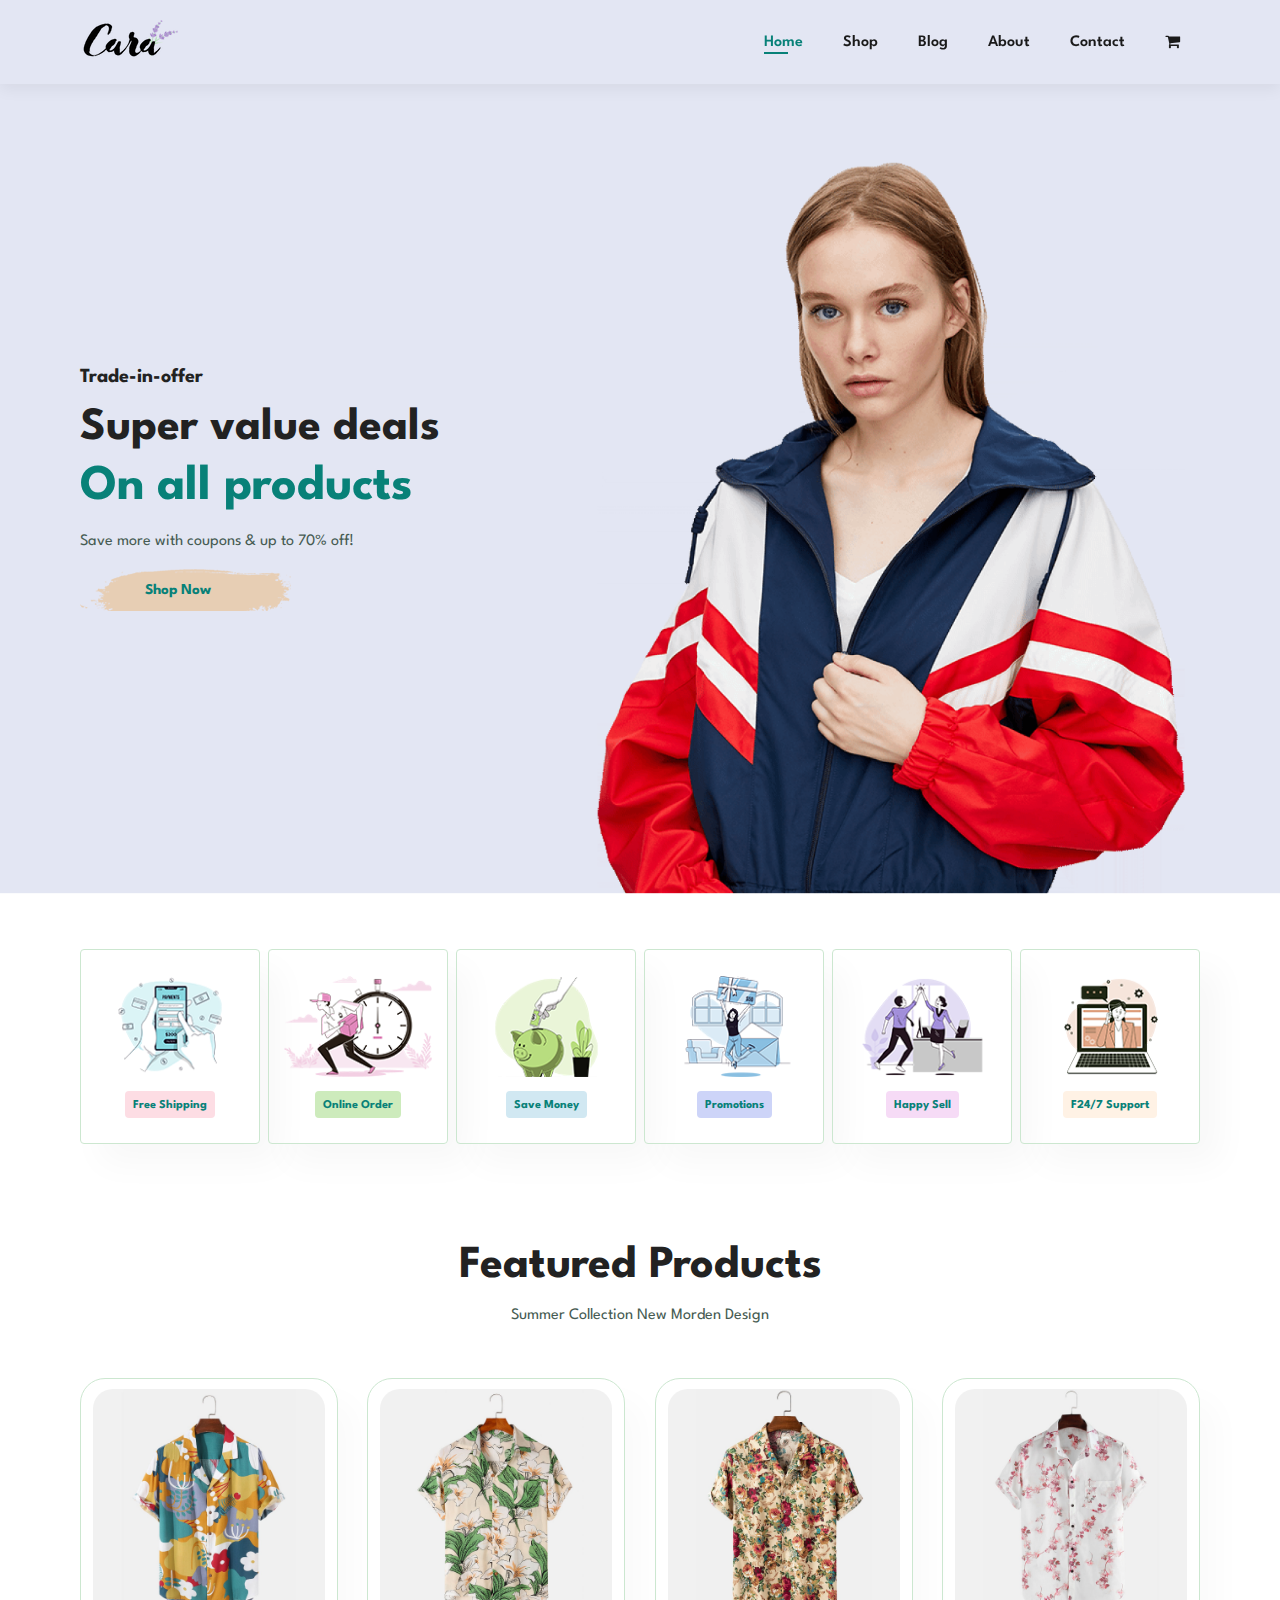
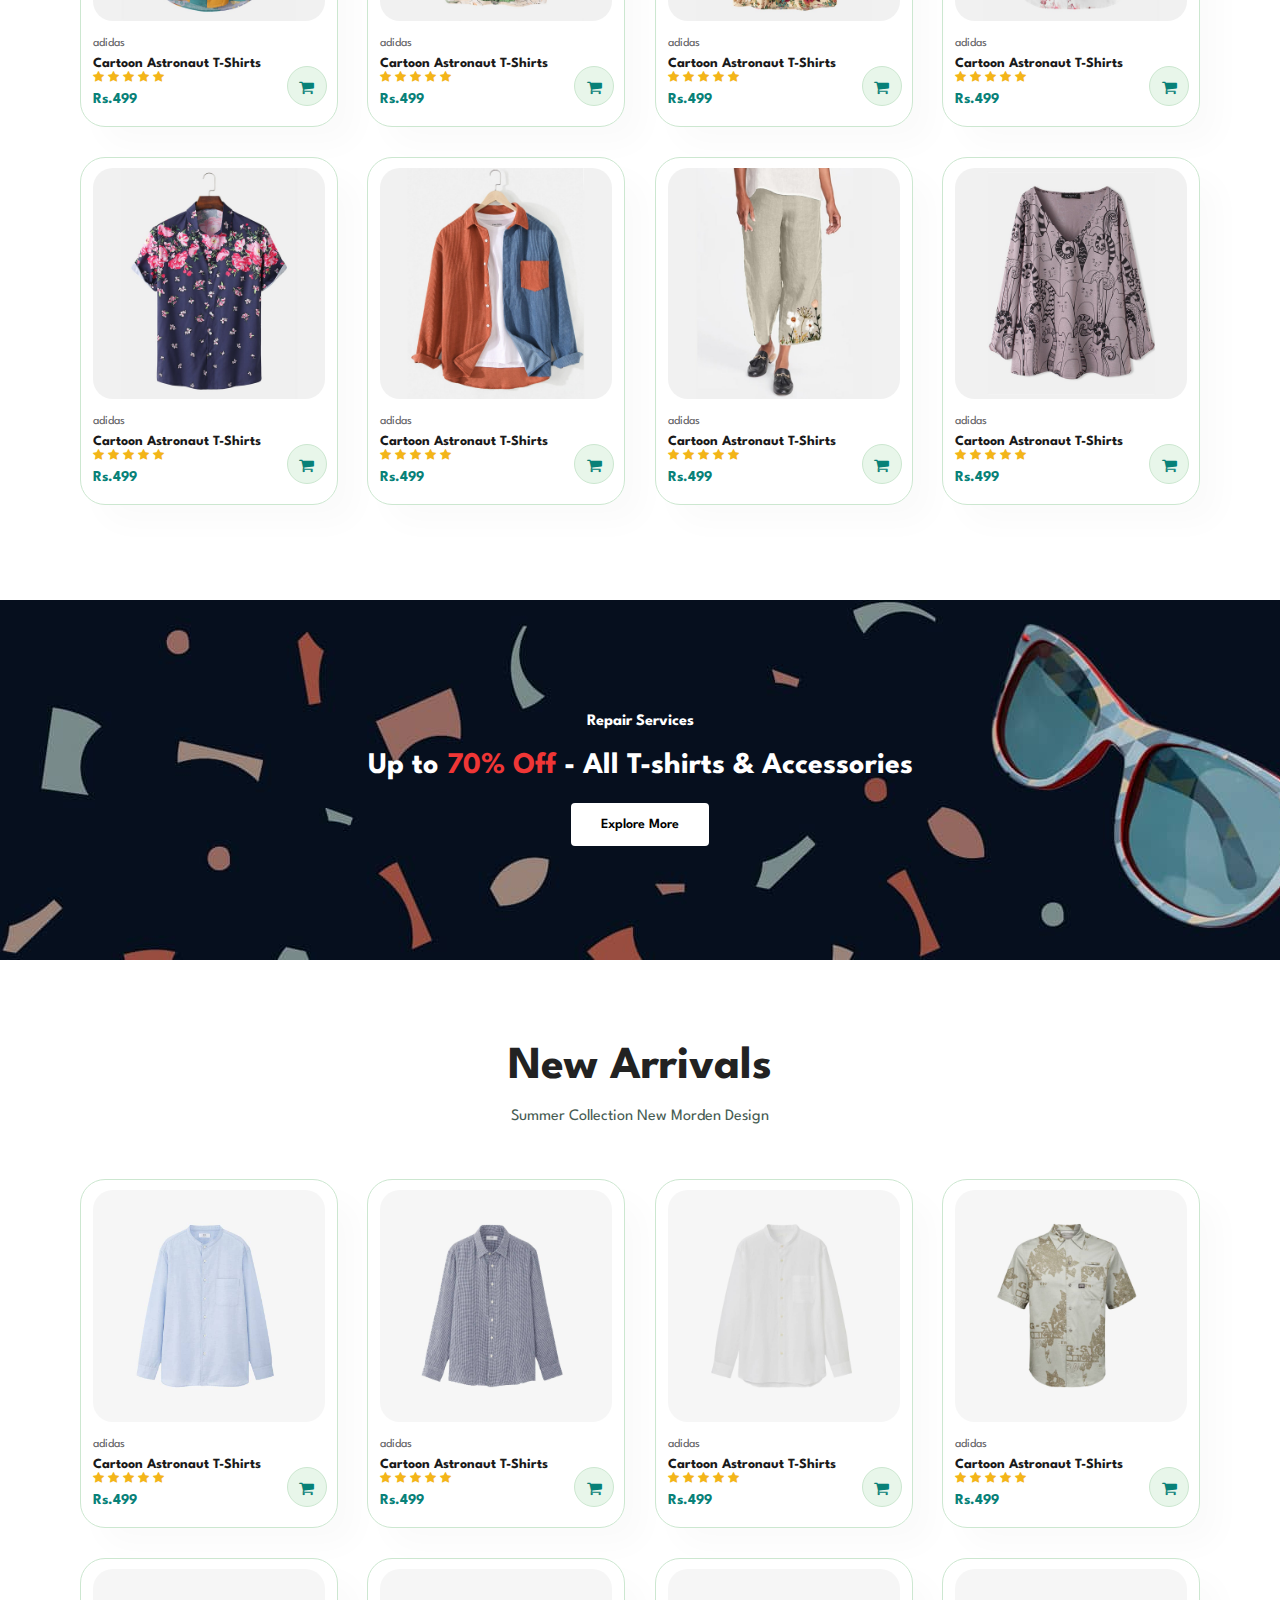
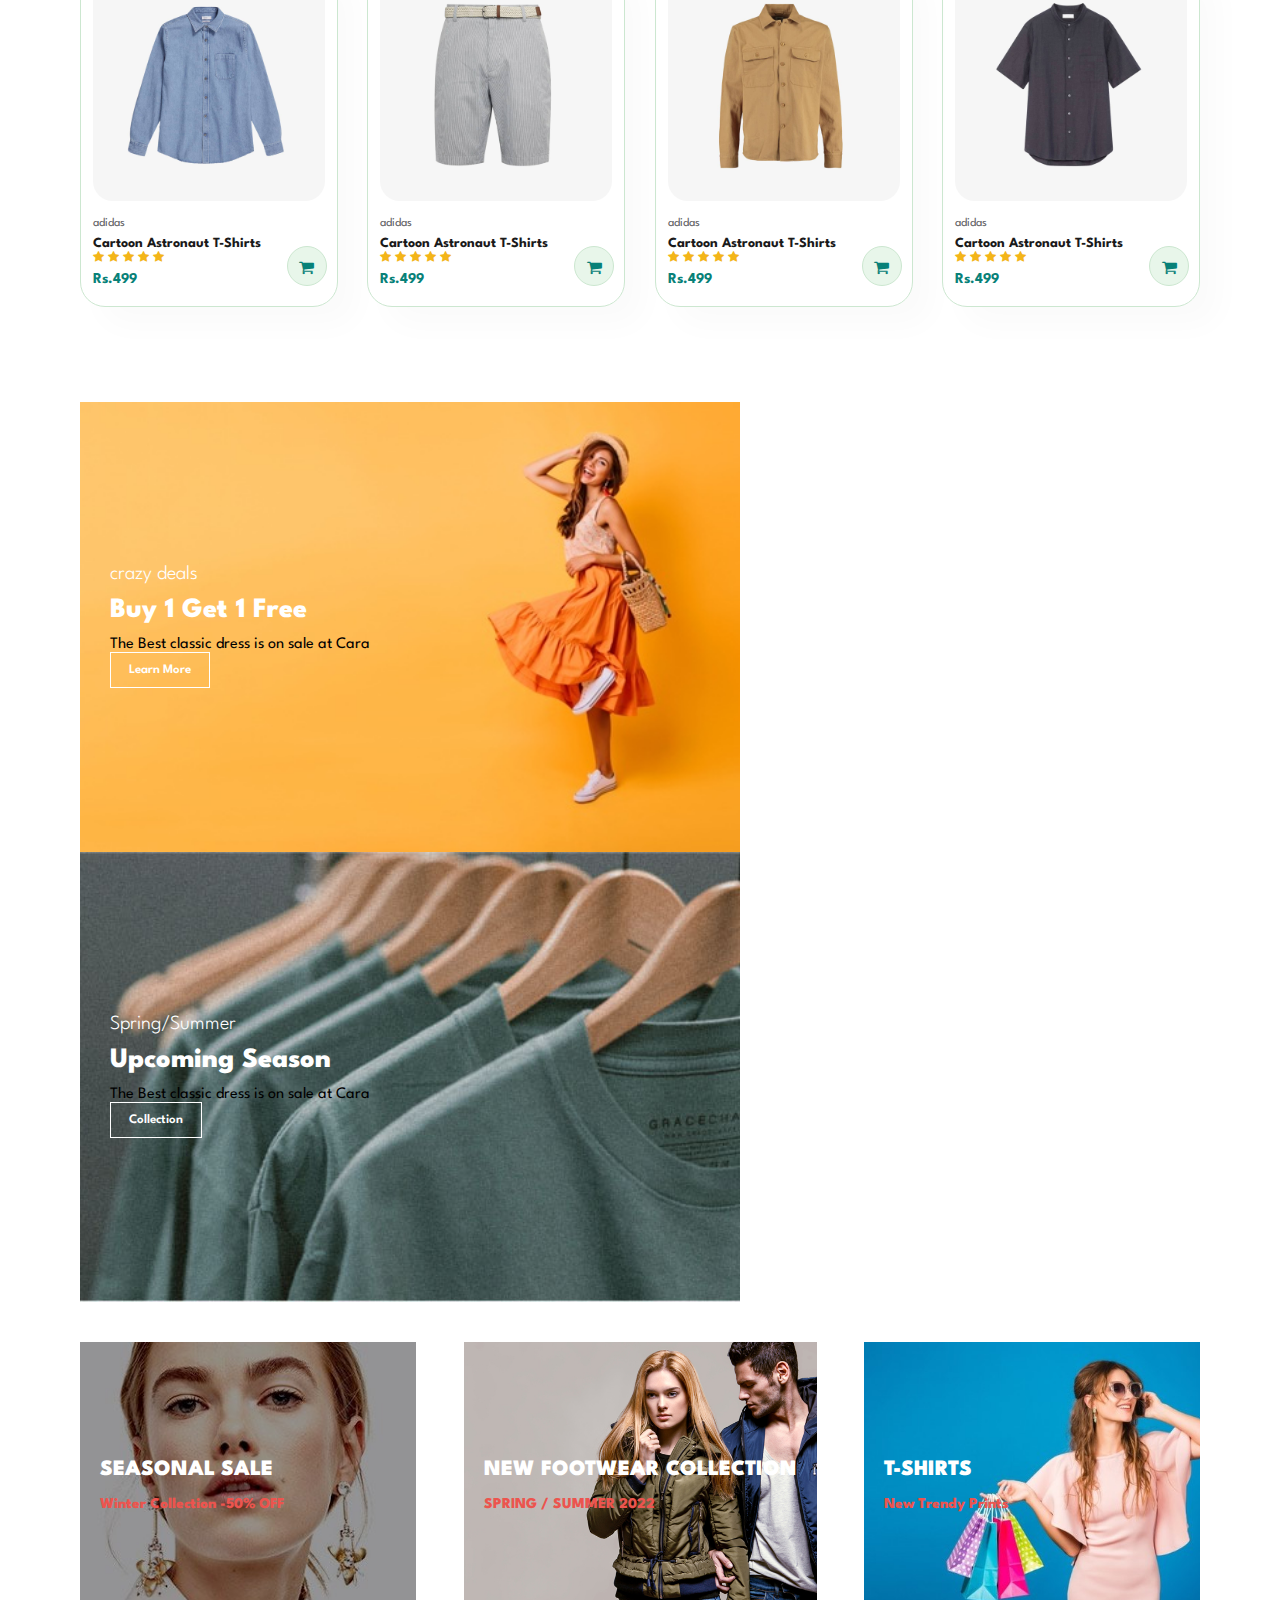
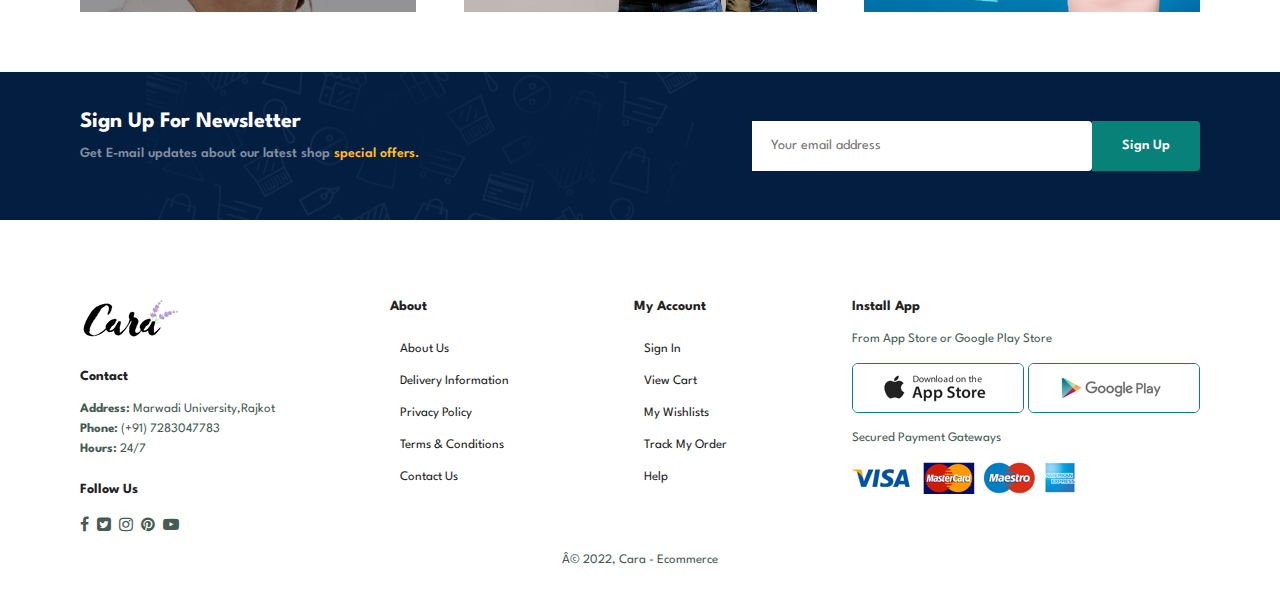
<file: index.html>
<!DOCTYPE html>
<html lang ="en">

<head>
    <meta charset="UTF=8">
    <meta http-equiv="X-UA-Compatible" content="IE=edge">
    <meta name="viewpoint" content="width=device-width, initial-scale=1.0">
    <title>Ecommerce website</title>
    <link href="https://cdnjs.cloudflare.com/ajax/libs/font-awesome/4.7.0/css/font-awesome.min.css" rel="stylesheet">
    <link rel="stylesheet" href="https://cdnjs.cloudflare.com/ajax/libs/font-awesome/4.7.0/css/font-awesome.min.css">
    <link rel="stylesheet" href="./style.css">
</head>

<body>

    <section id="header">
        <a href="#"><img src="img/logo.png" class="logo" alt=""></a>

        <div>
            <ul id="navbar">
                <li><a class="active" href="index.html">Home</a></li>
                <li><a href="shop.html">Shop</a></li>
                <li><a href="blog.html">Blog</a></li>
                <li><a href="about.html">About</a></li>
                <li><a href="contact.html">Contact</a></li>
                <li><a href="cart.html"><i class="fa fa-shopping-cart"></i></a></li>
            </ul>
        </div>
    </section>

    <section id="hero">
        <h4>Trade-in-offer</h4>
        <h2>Super value deals</h2>
        <h1>On all products</h1>
        <p>Save more with coupons & up to 70% off!</p>
        <button>Shop Now </button>
    </section>

    <section id="feature" class="section-p1">
        <div class="fe-box">
            <img src="img/features/f1.png" alt="">
            <h6>Free Shipping</h6>
        </div>
        <div class="fe-box">
            <img src="img/features/f2.png" alt="">
            <h6>Online Order</h6>
        </div>
        <div class="fe-box">
            <img src="img/features/f3.png" alt="">
            <h6>Save Money</h6>
        </div>
        <div class="fe-box">
            <img src="img/features/f4.png" alt="">
            <h6>Promotions</h6>
        </div>
        <div class="fe-box">
            <img src="img/features/f5.png" alt="">
            <h6>Happy Sell</h6>
        </div>
        <div class="fe-box">
            <img src="img/features/f6.png" alt="">
            <h6>F24/7 Support</h6>
        </div>
    </section>

    <section id="product1" class="section-p1">
        <h2>Featured Products</h2>
        <p>Summer Collection New Morden Design</p>
        <div class="pro-container"> 
            <div class="pro">
                <img src="img/products/f1.jpg" alt="">
                <div class="des">
                    <span>adidas</span>
                    <h5>Cartoon Astronaut T-Shirts</h5>
                    <div class="star">
                        <i class="fa fa-star checked"></i>
                        <i class="fa fa-star checked"></i>
                        <i class="fa fa-star checked"></i>
                        <i class="fa fa-star checked"></i>
                        <i class="fa fa-star checked"></i>
                    </div>
                    <h4>Rs.499</h4>
                </div>
                <a href="#"><i class="fa fa-shopping-cart cart"></i></a>
            </div>
            <div class="pro">
                <img src="img/products/f2.jpg" alt="">
                <div class="des">
                    <span>adidas</span>
                    <h5>Cartoon Astronaut T-Shirts</h5>
                    <div class="star">
                        <i class="fa fa-star checked"></i>
                        <i class="fa fa-star checked"></i>
                        <i class="fa fa-star checked"></i>
                        <i class="fa fa-star checked"></i>
                        <i class="fa fa-star checked"></i>
                    </div>
                    <h4>Rs.499</h4>
                </div>
                <a href="#"><i class="fa fa-shopping-cart cart"></i></a>
            </div>
            <div class="pro">
                <img src="img/products/f3.jpg" alt="">
                <div class="des">
                    <span>adidas</span>
                    <h5>Cartoon Astronaut T-Shirts</h5>
                    <div class="star">
                        <i class="fa fa-star checked"></i>
                        <i class="fa fa-star checked"></i>
                        <i class="fa fa-star checked"></i>
                        <i class="fa fa-star checked"></i>
                        <i class="fa fa-star checked"></i>
                    </div>
                    <h4>Rs.499</h4>
                </div>
                <a href="#"><i class="fa fa-shopping-cart cart"></i></a>
            </div>
            <div class="pro">
                <img src="img/products/f4.jpg" alt="">
                <div class="des">
                    <span>adidas</span>
                    <h5>Cartoon Astronaut T-Shirts</h5>
                    <div class="star">
                        <i class="fa fa-star checked"></i>
                        <i class="fa fa-star checked"></i>
                        <i class="fa fa-star checked"></i>
                        <i class="fa fa-star checked"></i>
                        <i class="fa fa-star checked"></i>
                    </div>
                    <h4>Rs.499</h4>
                </div>
                <a href="#"><i class="fa fa-shopping-cart cart"></i></a>
            </div>
            <div class="pro">
                <img src="img/products/f5.jpg" alt="">
                <div class="des">
                    <span>adidas</span>
                    <h5>Cartoon Astronaut T-Shirts</h5>
                    <div class="star">
                        <i class="fa fa-star checked"></i>
                        <i class="fa fa-star checked"></i>
                        <i class="fa fa-star checked"></i>
                        <i class="fa fa-star checked"></i>
                        <i class="fa fa-star checked"></i>
                    </div>
                    <h4>Rs.499</h4>
                </div>
                <a href="#"><i class="fa fa-shopping-cart cart"></i></a>
            </div>
            <div class="pro">
                <img src="img/products/f6.jpg" alt="">
                <div class="des">
                    <span>adidas</span>
                    <h5>Cartoon Astronaut T-Shirts</h5>
                    <div class="star">
                        <i class="fa fa-star checked"></i>
                        <i class="fa fa-star checked"></i>
                        <i class="fa fa-star checked"></i>
                        <i class="fa fa-star checked"></i>
                        <i class="fa fa-star checked"></i>
                    </div>
                    <h4>Rs.499</h4>
                </div>
                <a href="#"><i class="fa fa-shopping-cart cart"></i></a>
            </div>
            <div class="pro">
                <img src="img/products/f7.jpg" alt="">
                <div class="des">
                    <span>adidas</span>
                    <h5>Cartoon Astronaut T-Shirts</h5>
                    <div class="star">
                        <i class="fa fa-star checked"></i>
                        <i class="fa fa-star checked"></i>
                        <i class="fa fa-star checked"></i>
                        <i class="fa fa-star checked"></i>
                        <i class="fa fa-star checked"></i>
                    </div>
                    <h4>Rs.499</h4>
                </div>
                <a href="#"><i class="fa fa-shopping-cart cart"></i></a>
            </div>
            <div class="pro">
                <img src="img/products/f8.jpg" alt="">
                <div class="des">
                    <span>adidas</span>
                    <h5>Cartoon Astronaut T-Shirts</h5>
                    <div class="star">
                        <i class="fa fa-star checked"></i>
                        <i class="fa fa-star checked"></i>
                        <i class="fa fa-star checked"></i>
                        <i class="fa fa-star checked"></i>
                        <i class="fa fa-star checked"></i>
                    </div>
                    <h4>Rs.499</h4>
                </div>
                <a href="#"><i class="fa fa-shopping-cart cart"></i></a>
            </div>
        </div>
    </section>

    <section id="banner" class="section-m1">
        <h4>Repair Services</h4>
        <h2>Up to <span>70% Off</span> - All T-shirts & Accessories</h2>
        <button class="normal">Explore More</button>
    </section>

    <section id="product1" class="section-p1">
        <h2>New Arrivals</h2>
        <p>Summer Collection New Morden Design</p>
        <div class="pro-container"> 
            <div class="pro">
                <img src="img/products/n1.jpg" alt="">
                <div class="des">
                    <span>adidas</span>
                    <h5>Cartoon Astronaut T-Shirts</h5>
                    <div class="star">
                        <i class="fa fa-star checked"></i>
                        <i class="fa fa-star checked"></i>
                        <i class="fa fa-star checked"></i>
                        <i class="fa fa-star checked"></i>
                        <i class="fa fa-star checked"></i>
                    </div>
                    <h4>Rs.499</h4>
                </div>
                <a href="#"><i class="fa fa-shopping-cart cart"></i></a>
            </div>
            <div class="pro">
                <img src="img/products/n2.jpg" alt="">
                <div class="des">
                    <span>adidas</span>
                    <h5>Cartoon Astronaut T-Shirts</h5>
                    <div class="star">
                        <i class="fa fa-star checked"></i>
                        <i class="fa fa-star checked"></i>
                        <i class="fa fa-star checked"></i>
                        <i class="fa fa-star checked"></i>
                        <i class="fa fa-star checked"></i>
                    </div>
                    <h4>Rs.499</h4>
                </div>
                <a href="#"><i class="fa fa-shopping-cart cart"></i></a>
            </div>
            <div class="pro">
                <img src="img/products/n3.jpg" alt="">
                <div class="des">
                    <span>adidas</span>
                    <h5>Cartoon Astronaut T-Shirts</h5>
                    <div class="star">
                        <i class="fa fa-star checked"></i>
                        <i class="fa fa-star checked"></i>
                        <i class="fa fa-star checked"></i>
                        <i class="fa fa-star checked"></i>
                        <i class="fa fa-star checked"></i>
                    </div>
                    <h4>Rs.499</h4>
                </div>
                <a href="#"><i class="fa fa-shopping-cart cart"></i></a>
            </div>
            <div class="pro">
                <img src="img/products/n4.jpg" alt="">
                <div class="des">
                    <span>adidas</span>
                    <h5>Cartoon Astronaut T-Shirts</h5>
                    <div class="star">
                        <i class="fa fa-star checked"></i>
                        <i class="fa fa-star checked"></i>
                        <i class="fa fa-star checked"></i>
                        <i class="fa fa-star checked"></i>
                        <i class="fa fa-star checked"></i>
                    </div>
                    <h4>Rs.499</h4>
                </div>
                <a href="#"><i class="fa fa-shopping-cart cart"></i></a>
            </div>
            <div class="pro">
                <img src="img/products/n5.jpg" alt="">
                <div class="des">
                    <span>adidas</span>
                    <h5>Cartoon Astronaut T-Shirts</h5>
                    <div class="star">
                        <i class="fa fa-star checked"></i>
                        <i class="fa fa-star checked"></i>
                        <i class="fa fa-star checked"></i>
                        <i class="fa fa-star checked"></i>
                        <i class="fa fa-star checked"></i>
                    </div>
                    <h4>Rs.499</h4>
                </div>
                <a href="#"><i class="fa fa-shopping-cart cart"></i></a>
            </div>
            <div class="pro">
                <img src="img/products/n6.jpg" alt="">
                <div class="des">
                    <span>adidas</span>
                    <h5>Cartoon Astronaut T-Shirts</h5>
                    <div class="star">
                        <i class="fa fa-star checked"></i>
                        <i class="fa fa-star checked"></i>
                        <i class="fa fa-star checked"></i>
                        <i class="fa fa-star checked"></i>
                        <i class="fa fa-star checked"></i>
                    </div>
                    <h4>Rs.499</h4>
                </div>
                <a href="#"><i class="fa fa-shopping-cart cart"></i></a>
            </div>
            <div class="pro">
                <img src="img/products/n7.jpg" alt="">
                <div class="des">
                    <span>adidas</span>
                    <h5>Cartoon Astronaut T-Shirts</h5>
                    <div class="star">
                        <i class="fa fa-star checked"></i>
                        <i class="fa fa-star checked"></i>
                        <i class="fa fa-star checked"></i>
                        <i class="fa fa-star checked"></i>
                        <i class="fa fa-star checked"></i>
                    </div>
                    <h4>Rs.499</h4>
                </div>
                <a href="#"><i class="fa fa-shopping-cart cart"></i></a>
            </div>
            <div class="pro">
                <img src="img/products/n8.jpg" alt="">
                <div class="des">
                    <span>adidas</span>
                    <h5>Cartoon Astronaut T-Shirts</h5>
                    <div class="star">
                        <i class="fa fa-star checked"></i>
                        <i class="fa fa-star checked"></i>
                        <i class="fa fa-star checked"></i>
                        <i class="fa fa-star checked"></i>
                        <i class="fa fa-star checked"></i>
                    </div>
                    <h4>Rs.499</h4>
                </div>
                <a href="#"><i class="fa fa-shopping-cart cart"></i></a>
            </div>
        </div>
    </section>

    <section id="sm-banner" class="section-p1">
        <div class="banner-box">
            <h4>crazy deals</h4>
            <h2>Buy 1 Get 1 Free</h2>
            <spam>The Best classic dress is on sale at Cara</spam>
            <button class="white">Learn More</button>
        </div>
        <div class="banner-box banner-box2">
            <h4>Spring/Summer</h4>
            <h2>Upcoming Season</h2>
            <spam>The Best classic dress is on sale at Cara</spam>
            <button class="white">Collection</button>
        </div>
    </section>

    <section id="banner3">
        <div class="banner-box">
            <h2>SEASONAL SALE</h2>
            <h3>Winter Collection -50% OFF</h3>
        </div>
        <div class="banner-box banner-box2">
            <h2>NEW FOOTWEAR COLLECTION</h2>
            <h3>SPRING / SUMMER 2022</h3>
        </div>
        <div class="banner-box banner-box3">
            <h2>T-SHIRTS</h2>
            <h3>New Trendy Prints</h3>
        </div>
    </section>

    <section id="newsletter" class="section-p1 section-m1">
        <div class="newstext">
            <h4>Sign Up For Newsletter</h4>
            <p>Get E-mail updates about our latest shop <span>special offers.</span></p>
        </div>
        <div class="form">
            <input type="text" placeholder="Your email address">
            <button class="normal">Sign Up</button>
        </div>
    </section>

    <footer class="section-p1">
        <div class="col">
            <img class="logo" src="img/logo.png" alt="">
            <h4>Contact</h4>
            <p><strong>Address: </strong> Marwadi University,Rajkot</p>
            <p><strong>Phone: </strong> (+91) 7283047783</p>
            <p><strong>Hours:</strong> 24/7</p>
            <div class="follow">
                <h4>Follow Us</h4>
                <div class="icon">
                    <i class="fa fa-facebook-f"></i>
                    <i class="fa fa-twitter-square"></i>
                    <i class="fa fa-instagram"></i>
                    <i class="fa fa-pinterest"></i>
                    <i class="fa fa-youtube-play"></i>
                </div>
            </div>
        </div>

        <div class="col">
            <h4>About</h4>
            <a href="#">About Us</a>
            <a href="#">Delivery Information</a>
            <a href="#">Privacy Policy</a>
            <a href="#">Terms & Conditions</a>
            <a href="#">Contact Us</a>
        </div>

        <div class="col">
            <h4>My Account</h4>
            <a href="#">Sign In</a>
            <a href="#">View Cart</a>
            <a href="#">My Wishlists</a>
            <a href="#">Track My Order</a>
            <a href="#">Help</a>
        </div>

        <div class="col install">
            <h4>Install App</h4>
            <p>From App Store or Google Play Store</p>
            <div class="row">
                <img src="img/pay/app.jpg" alt="">
                <img src="img/pay/play.jpg" alt="">
            </div>
            <p>Secured Payment Gateways</p>
            <img src="img/pay/pay.png" alt="">
        </div>

        <div class="copyright">
            <p>© 2022, Cara - Ecommerce</p>
        </div>
    </footer>


    <script src="script.js"></script>
</body>

</html>
</file>
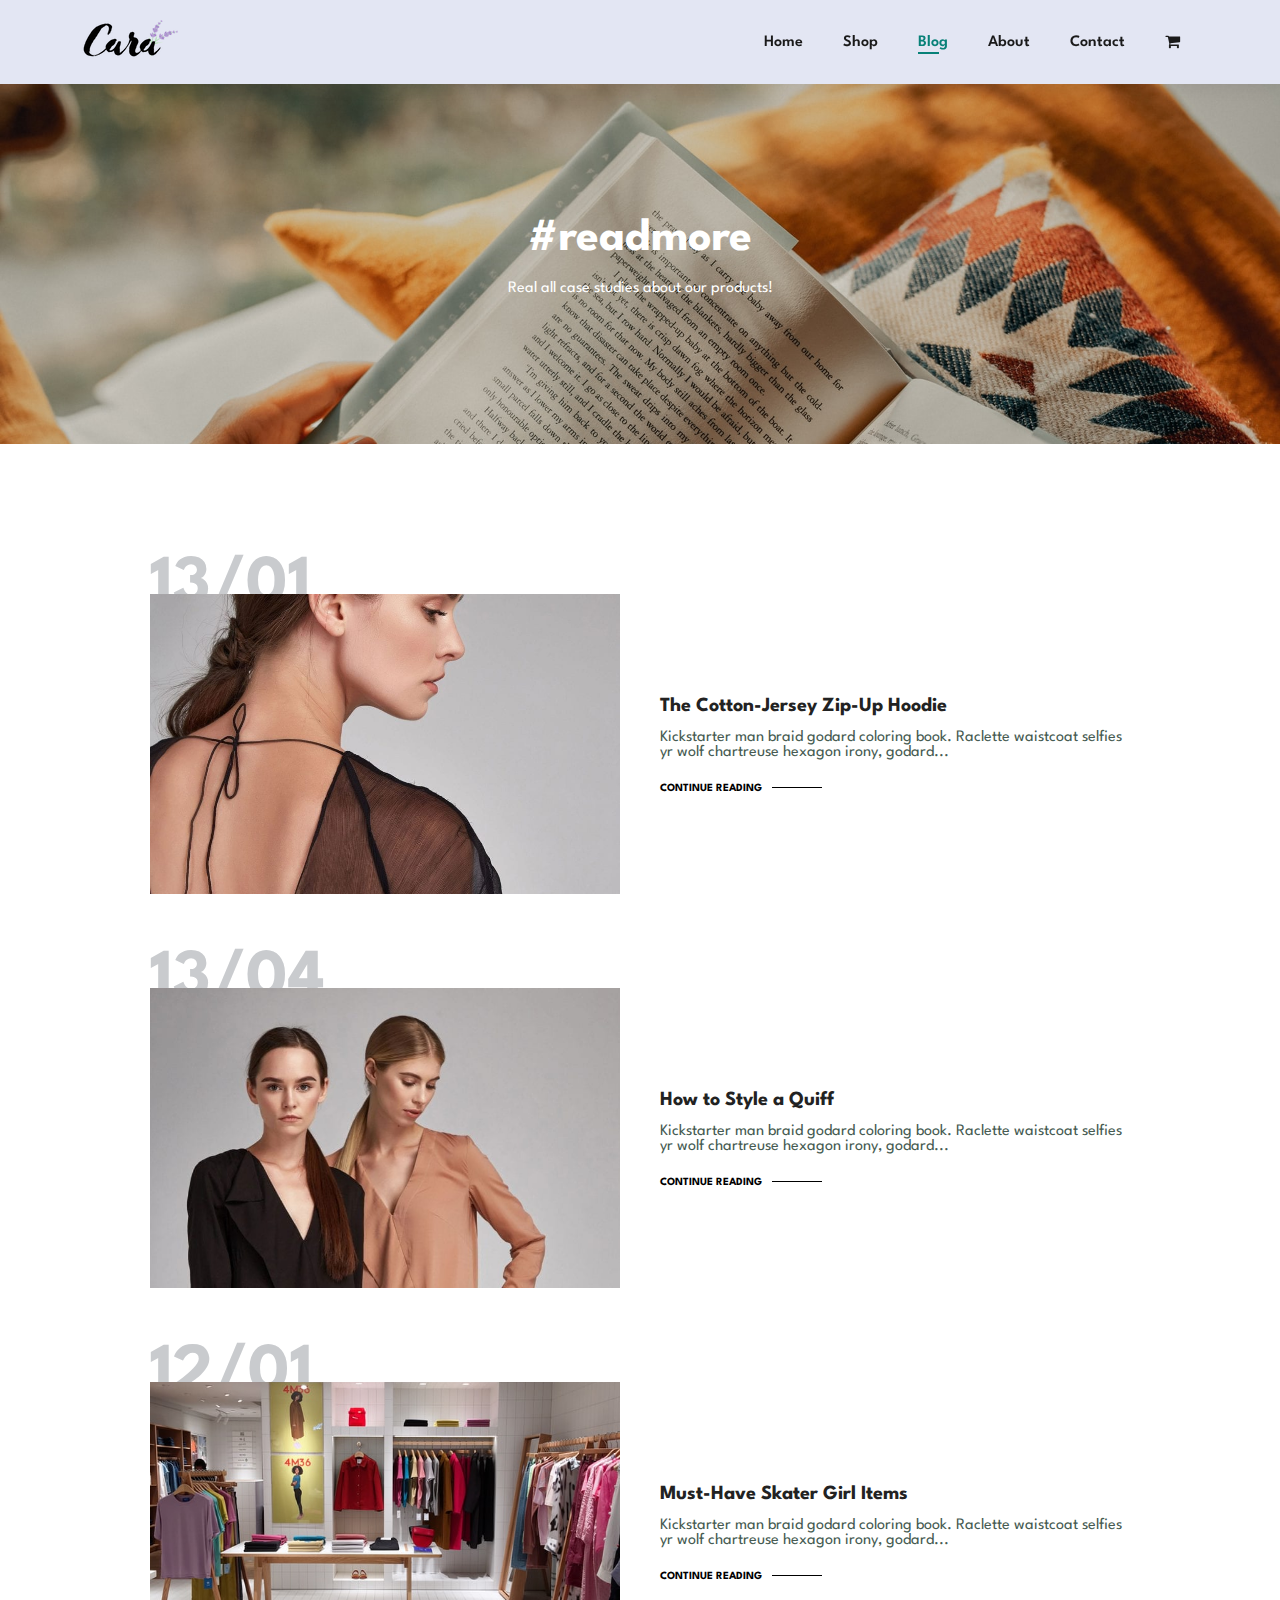
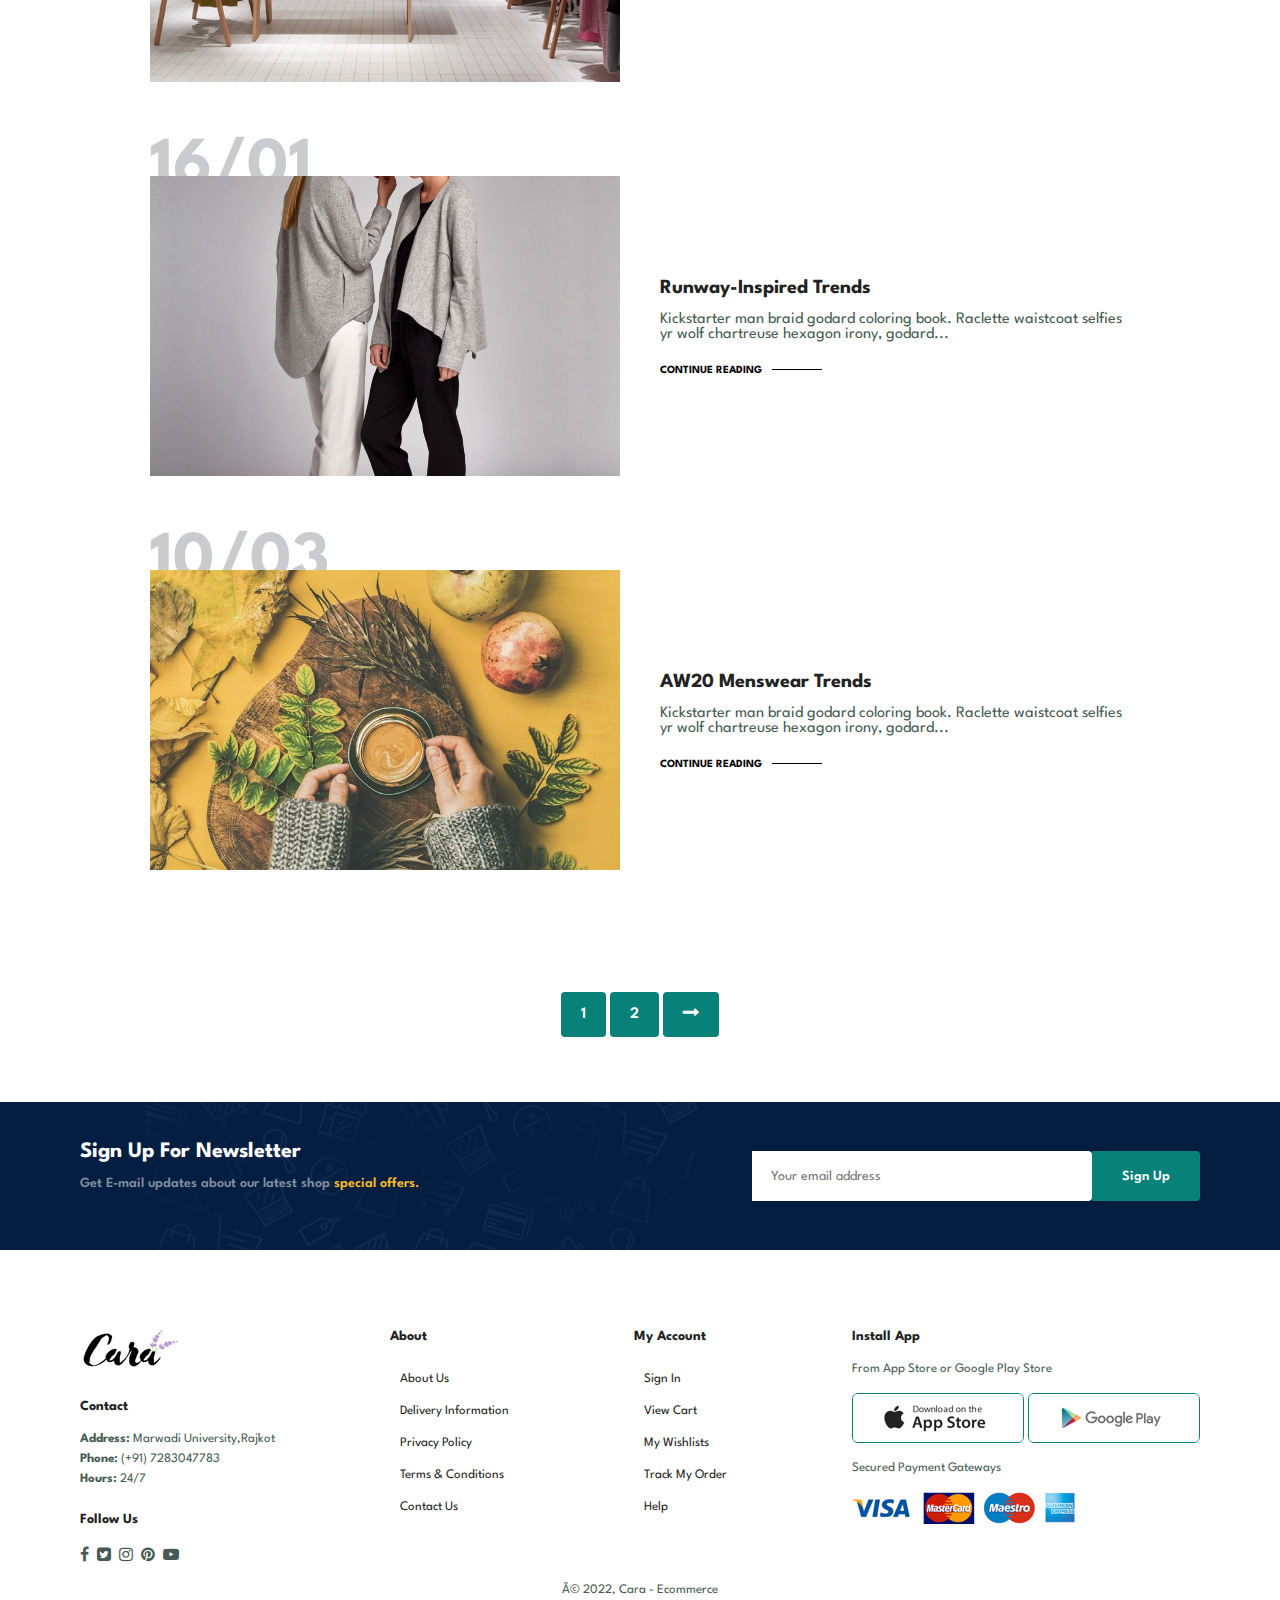
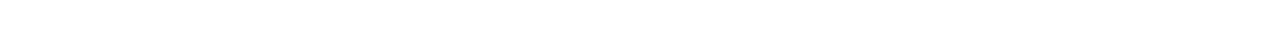
<file: blog.html>
<!DOCTYPE html>
<html lang ="en">

<head>
    <meta charset="UTF=8">
    <meta http-equiv="X-UA-Compatible" content="IE=edge">
    <meta name="viewpoint" content="width=device-width, initial-scale=1.0">
    <title>Ecommerce website</title>
    <link href="https://cdnjs.cloudflare.com/ajax/libs/font-awesome/4.7.0/css/font-awesome.min.css" rel="stylesheet">
    <link rel="stylesheet" href="./style.css">
</head>

<body>

    <section id="header">
        <a href="#"><img src="img/logo.png" class="logo" alt=""></a>

        <div>
            <ul id="navbar">
                <li><a href="index.html">Home</a></li>
                <li><a href="shop.html">Shop</a></li>
                <li><a class="active" href="blog.html">Blog</a></li>
                <li><a href="about.html">About</a></li>
                <li><a href="contact.html">Contact</a></li>
                <li><a href="cart.html"><i class="fa fa-shopping-cart"></i></a></li>
            </ul>
        </div>
    </section>

    <section id="page-header" class="blog-header">
        <h2>#readmore</h2>
        <p>Real all case studies about our products! </p>
    </section>

    <section id="blog">
        <div class="blog-box">
            <div class="blog-img">
                <img src="img/blog/b1.jpg" alt="">
             </div>
            <div class="blog-details">
                <h4>The Cotton-Jersey Zip-Up Hoodie</h4>
                <p>Kickstarter man braid godard coloring book. Raclette waistcoat selfies yr wolf chartreuse hexagon irony, godard...</p>
                <a href="#">CONTINUE READING</a>
            </div>    
            <h1>13/01</h1>
        </div>
        <div class="blog-box">
            <div class="blog-img">
                <img src="img/blog/b2.jpg" alt="">
             </div>
            <div class="blog-details">
                <h4>How to Style a Quiff</h4>
                <p>Kickstarter man braid godard coloring book. Raclette waistcoat selfies yr wolf chartreuse hexagon irony, godard...</p>
                <a href="#">CONTINUE READING</a>
            </div>    
            <h1>13/04</h1>
        </div>
        <div class="blog-box">
            <div class="blog-img">
                <img src="img/blog/b3.jpg" alt="">
             </div>
            <div class="blog-details">
                <h4>Must-Have Skater Girl Items</h4>
                <p>Kickstarter man braid godard coloring book. Raclette waistcoat selfies yr wolf chartreuse hexagon irony, godard...</p>
                <a href="#">CONTINUE READING</a>
            </div>    
            <h1>12/01</h1>
        </div>
        <div class="blog-box">
            <div class="blog-img">
                <img src="img/blog/b4.jpg" alt="">
             </div>
            <div class="blog-details">
                <h4>Runway-Inspired Trends</h4>
                <p>Kickstarter man braid godard coloring book. Raclette waistcoat selfies yr wolf chartreuse hexagon irony, godard...</p>
                <a href="#">CONTINUE READING</a>
            </div>    
            <h1>16/01</h1>
        </div>
        <div class="blog-box">
            <div class="blog-img">
                <img src="img/blog/b6.jpg" alt="">
             </div>
            <div class="blog-details">
                <h4>AW20 Menswear Trends</h4>
                <p>Kickstarter man braid godard coloring book. Raclette waistcoat selfies yr wolf chartreuse hexagon irony, godard...</p>
                <a href="#">CONTINUE READING</a>
            </div>    
            <h1>10/03</h1>
        </div>    
    </section>

    <section id="pagination" class="section-p1">
        <a href="#">1</a>
        <a href="#">2</a>
        <a href="#"><i class="fa fa-long-arrow-right"></i></a>
    </section>

    <section id="newsletter" class="section-p1 section-m1">
        <div class="newstext">
            <h4>Sign Up For Newsletter</h4>
            <p>Get E-mail updates about our latest shop <span>special offers.</span></p>
        </div>
        <div class="form">
            <input type="text" placeholder="Your email address">
            <button class="normal">Sign Up</button>
        </div>
    </section>

    <footer class="section-p1">
        <div class="col">
            <img class="logo" src="img/logo.png" alt="">
            <h4>Contact</h4>
            <p><strong>Address: </strong> Marwadi University,Rajkot</p>
            <p><strong>Phone: </strong> (+91) 7283047783</p>
            <p><strong>Hours:</strong> 24/7</p>
            <div class="follow">
                <h4>Follow Us</h4>
                <div class="icon">
                    <i class="fa fa-facebook-f"></i>
                    <i class="fa fa-twitter-square"></i>
                    <i class="fa fa-instagram"></i>
                    <i class="fa fa-pinterest"></i>
                    <i class="fa fa-youtube-play"></i>
                </div>
            </div>
        </div>

        <div class="col">
            <h4>About</h4>
            <a href="#">About Us</a>
            <a href="#">Delivery Information</a>
            <a href="#">Privacy Policy</a>
            <a href="#">Terms & Conditions</a>
            <a href="#">Contact Us</a>
        </div>

        <div class="col">
            <h4>My Account</h4>
            <a href="#">Sign In</a>
            <a href="#">View Cart</a>
            <a href="#">My Wishlists</a>
            <a href="#">Track My Order</a>
            <a href="#">Help</a>
        </div>

        <div class="col install">
            <h4>Install App</h4>
            <p>From App Store or Google Play Store</p>
            <div class="row">
                <img src="img/pay/app.jpg" alt="">
                <img src="img/pay/play.jpg" alt="">
            </div>
            <p>Secured Payment Gateways</p>
            <img src="img/pay/pay.png" alt="">
        </div>

        <div class="copyright">
            <p>© 2022, Cara - Ecommerce</p>
        </div>
    </footer>


    <script src="script.js"></script>
</body>

</html>
</file>
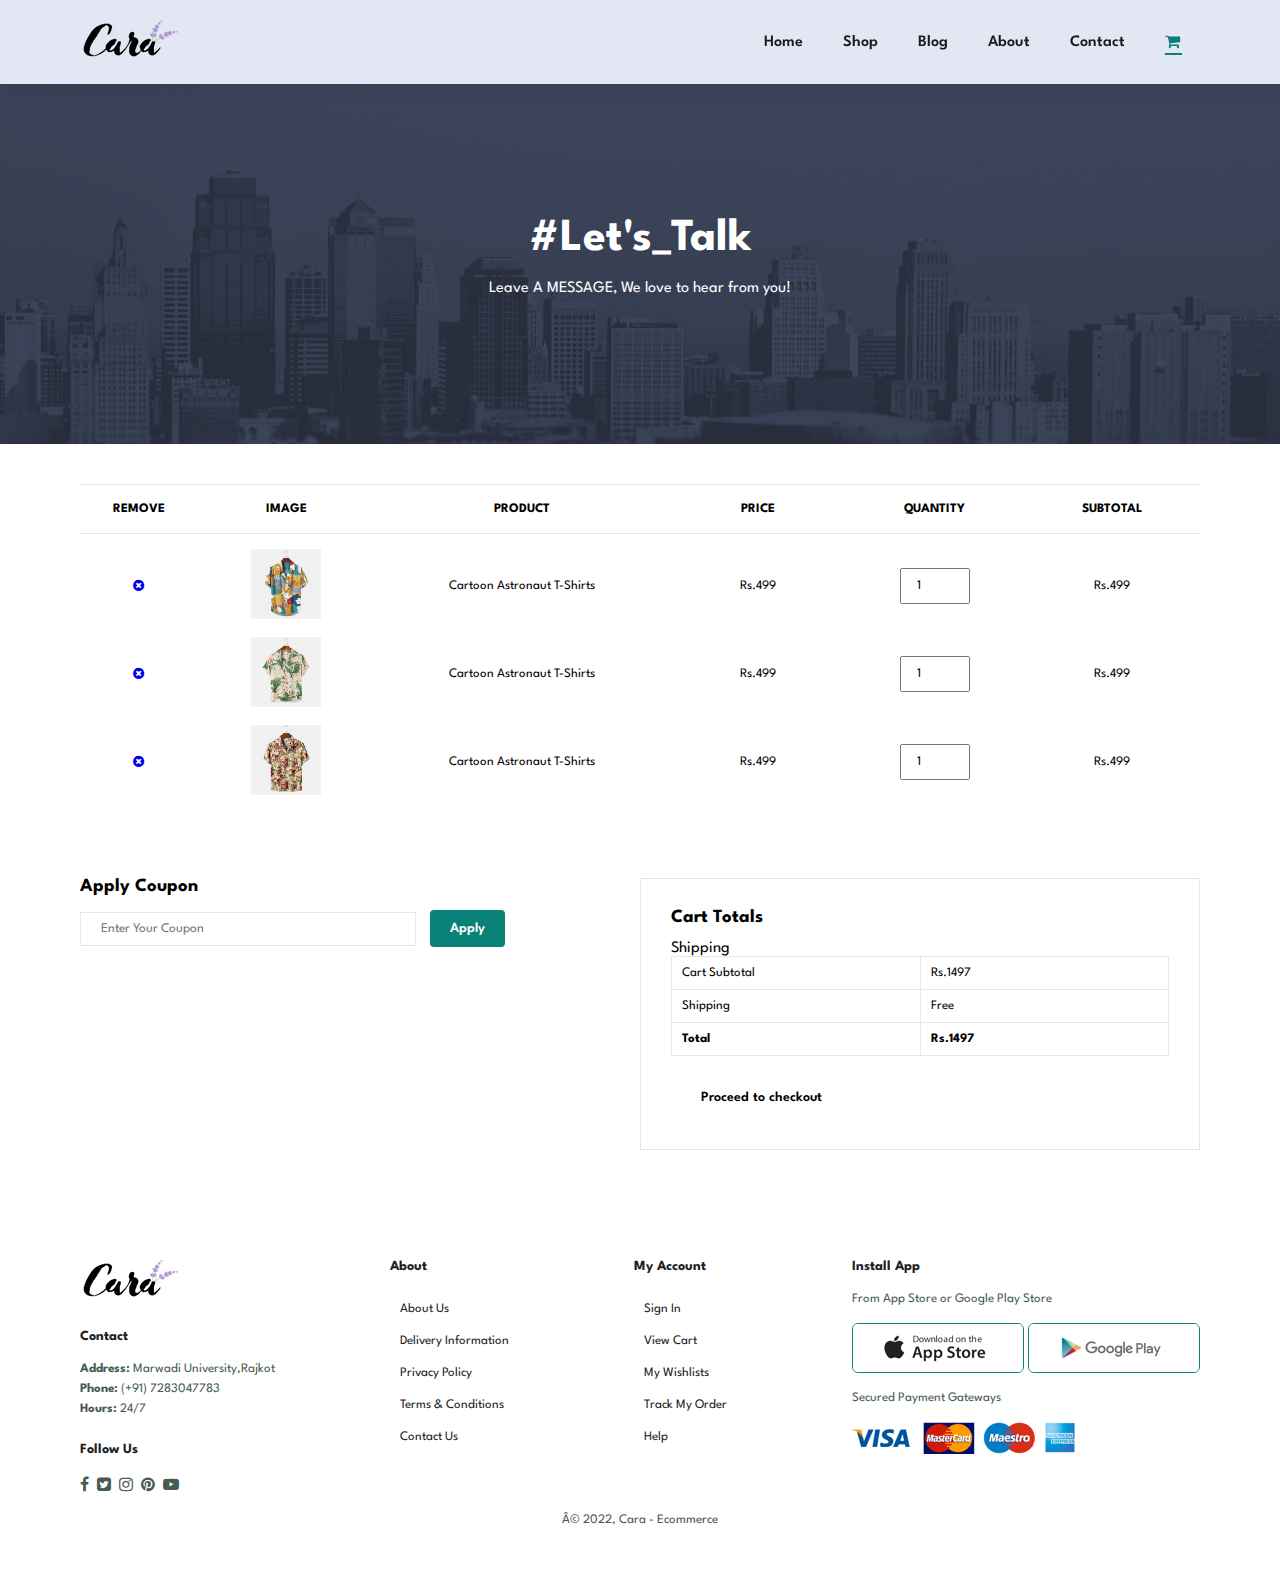
<file: cart.html>
<!DOCTYPE html>
<html lang ="en">

<head>
    <meta charset="UTF=8">
    <meta http-equiv="X-UA-Compatible" content="IE=edge">
    <meta name="viewpoint" content="width=device-width, initial-scale=1.0">
    <title>Ecommerce website</title>
    <link href="https://cdnjs.cloudflare.com/ajax/libs/font-awesome/4.7.0/css/font-awesome.min.css" rel="stylesheet">
    <link rel="stylesheet" href="./style.css">
</head>

<body>

    <section id="header">
        <a href="#"><img src="img/logo.png" class="logo" alt=""></a>

        <div>
            <ul id="navbar">
                <li><a href="index.html">Home</a></li>
                <li><a href="shop.html">Shop</a></li>
                <li><a href="blog.html">Blog</a></li>
                <li><a href="about.html">About</a></li>
                <li><a href="contact.html">Contact</a></li>
                <li><a class="active" href="cart.html"><i class="fa fa-shopping-cart"></i></a></li>
            </ul>
        </div>
    </section>

    <section id="page-header" class="about-header">
        <h2>#Let's_Talk</h2>
        <p>Leave A MESSAGE, We love to hear from you! </p>
    </section>

    <section id="cart" class="section-p1">
        <table width="100%">
            <thead>
                <tr>
                    <td>Remove</td>
                    <td>Image</td>
                    <td>Product</td>
                    <td>Price</td>
                    <td>Quantity</td>
                    <td>Subtotal</td>
                </tr>
            </thead>
            <tbody>
                <tr>
                    <td><a href="#"><i class="fa fa-times-circle"></i></a></td>
                    <td><img src="img/products/f1.jpg" alt=""></td>
                    <td>Cartoon Astronaut T-Shirts</td>
                    <td>Rs.499</td>
                    <td><input type="number" value="1"></td>
                    <td>Rs.499</td>
                </tr>
                <tr>
                    <td><a href="#"><i class="fa fa-times-circle"></i></a></td>
                    <td><img src="img/products/f2.jpg" alt=""></td>
                    <td>Cartoon Astronaut T-Shirts</td>
                    <td>Rs.499</td>
                    <td><input type="number" value="1"></td>
                    <td>Rs.499</td>
                </tr>
                <tr>
                    <td><a href="#"><i class="fa fa-times-circle"></i></a></td>
                    <td><img src="img/products/f3.jpg" alt=""></td>
                    <td>Cartoon Astronaut T-Shirts</td>
                    <td>Rs.499</td>
                    <td><input type="number" value="1"></td>
                    <td>Rs.499</td>
                </tr>
           </tbody>  
        </table>
    </section>

    <section id="cart-add" class="section-p1">
        <div id="coupon">
            <h3>Apply Coupon</h3>
             <div>
                <input type="text" placeholder="Enter Your Coupon">
                <button class="normal">Apply</button>
            </div>
        </div>
        <div id="subtotal">
          <h3>Cart Totals</h3>
            <table>
                <tr>
                    <td>Cart Subtotal</td>
                    <td>Rs.1497</td>
                </tr>
                <tr>
                    <td>Shipping</td>Shipping</td>
                    <td>Free</td>
                </tr>
                <tr>
                    <td><strong>Total</strong></td>
                    <td><strong>Rs.1497</strong></td>
                </tr>
            </table>
            <button class="normal">Proceed to checkout</button>
        </div>
    </section>
    


    <footer class="section-p1">
        <div class="col">
            <img class="logo" src="img/logo.png" alt="">
            <h4>Contact</h4>
            <p><strong>Address: </strong> Marwadi University,Rajkot</p>
            <p><strong>Phone: </strong> (+91) 7283047783</p>
            <p><strong>Hours:</strong> 24/7</p>
            <div class="follow">
                <h4>Follow Us</h4>
                <div class="icon">
                    <i class="fa fa-facebook-f"></i>
                    <i class="fa fa-twitter-square"></i>
                    <i class="fa fa-instagram"></i>
                    <i class="fa fa-pinterest"></i>
                    <i class="fa fa-youtube-play"></i>
                </div>
            </div>
        </div>

        <div class="col">
            <h4>About</h4>
            <a href="#">About Us</a>
            <a href="#">Delivery Information</a>
            <a href="#">Privacy Policy</a>
            <a href="#">Terms & Conditions</a>
            <a href="#">Contact Us</a>
        </div>

        <div class="col">
            <h4>My Account</h4>
            <a href="#">Sign In</a>
            <a href="#">View Cart</a>
            <a href="#">My Wishlists</a>
            <a href="#">Track My Order</a>
            <a href="#">Help</a>
        </div>

        <div class="col install">
            <h4>Install App</h4>
            <p>From App Store or Google Play Store</p>
            <div class="row">
                <img src="img/pay/app.jpg" alt="">
                <img src="img/pay/play.jpg" alt="">
            </div>
            <p>Secured Payment Gateways</p>
            <img src="img/pay/pay.png" alt="">
        </div>

        <div class="copyright">
            <p>© 2022, Cara - Ecommerce</p>
        </div>
    </footer>


    <script src="script.js"></script>
</body>

</html>
</file>
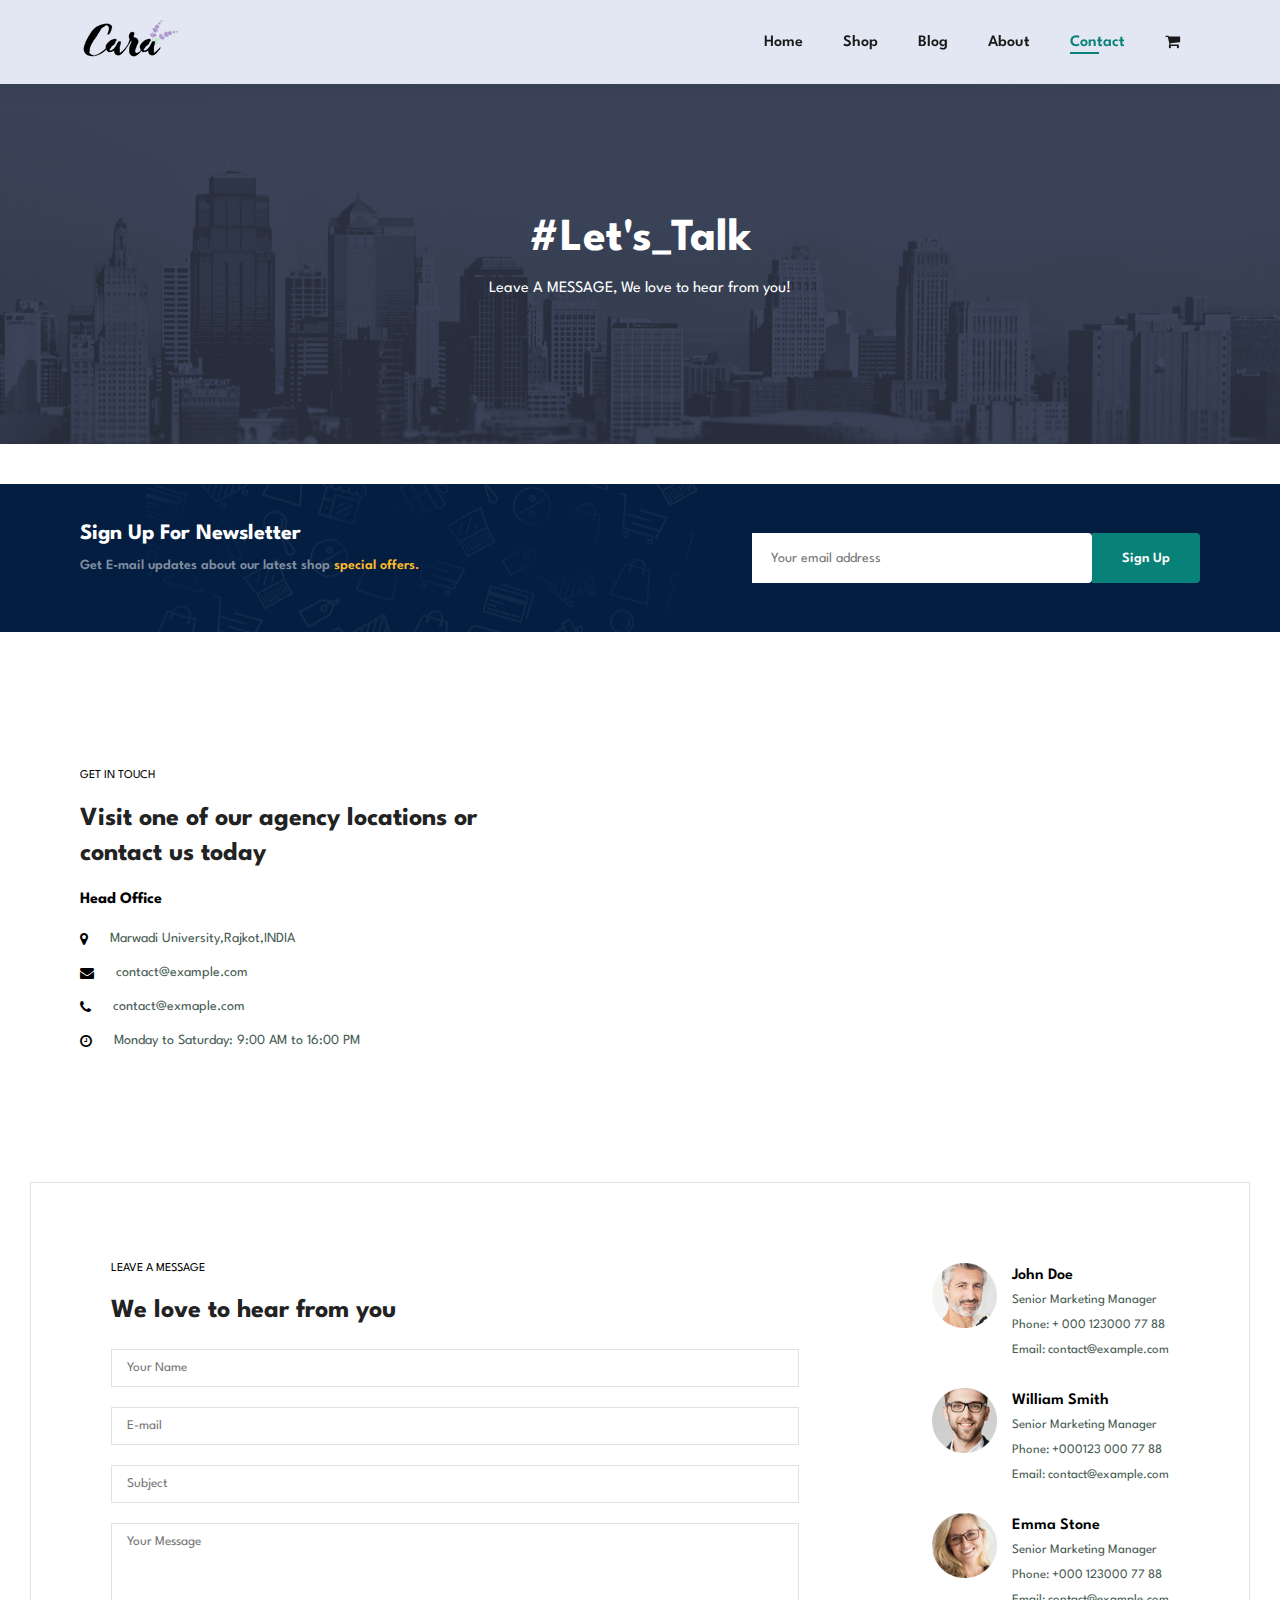
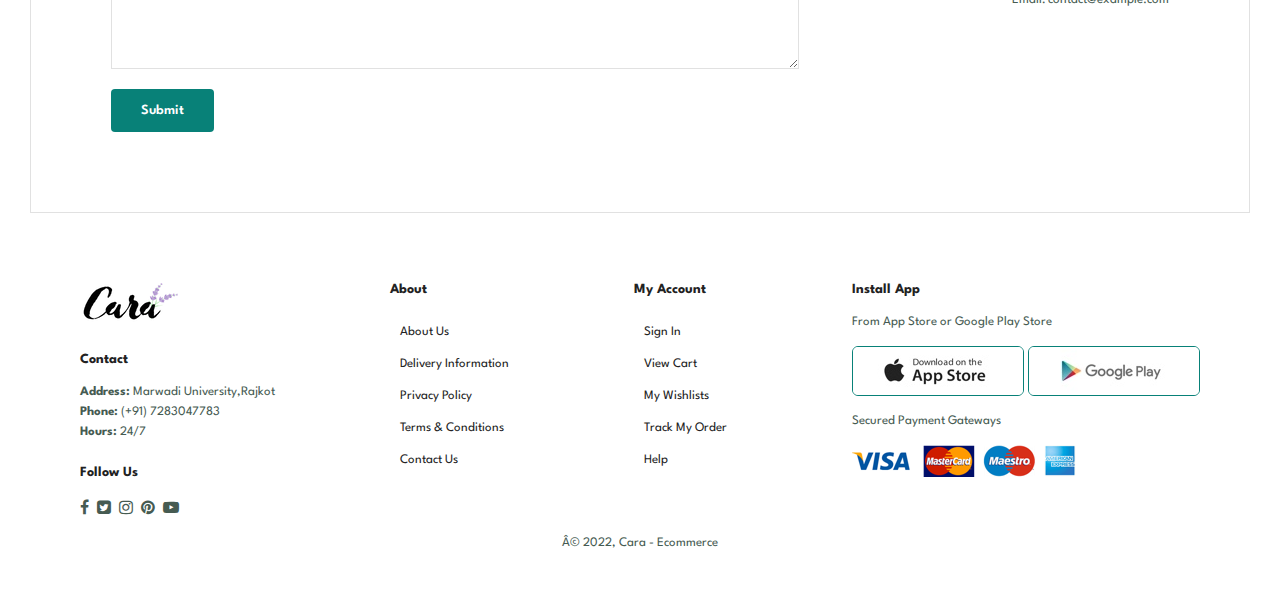
<file: contact.html>
<!DOCTYPE html>
<html lang ="en">

<head>
    <meta charset="UTF=8">
    <meta http-equiv="X-UA-Compatible" content="IE=edge">
    <meta name="viewpoint" content="width=device-width, initial-scale=1.0">
    <title>Ecommerce website</title>
    <link href="https://cdnjs.cloudflare.com/ajax/libs/font-awesome/4.7.0/css/font-awesome.min.css" rel="stylesheet">
    <link rel="stylesheet" href="./style.css">
</head>

<body>

    <section id="header">
        <a href="#"><img src="img/logo.png" class="logo" alt=""></a>

        <div>
            <ul id="navbar">
                <li><a href="index.html">Home</a></li>
                <li><a href="shop.html">Shop</a></li>
                <li><a href="blog.html">Blog</a></li>
                <li><a href="about.html">About</a></li>
                <li><a class="active" href="contact.html">Contact</a></li>
                <li><a href="cart.html"><i class="fa fa-shopping-cart"></i></a></li>
            </ul>
        </div>
    </section>

    <section id="page-header" class="about-header">
        <h2>#Let's_Talk</h2>
        <p>Leave A MESSAGE, We love to hear from you! </p>
    </section>

    <section id="newsletter" class="section-p1 section-m1">
        <div class="newstext">
            <h4>Sign Up For Newsletter</h4>
            <p>Get E-mail updates about our latest shop <span>special offers.</span></p>
        </div>
        <div class="form">
            <input type="text" placeholder="Your email address">
            <button class="normal">Sign Up</button>
        </div>
    </section>

    <section id="contact-details" class="section-p1">
        <div class="details">
            <span>GET IN TOUCH</span>
            <h2>Visit one of our agency locations or contact us today</h2>
            <h3>Head Office</h3>
            <div>
                <li>
                    <i class="fa fa-map-marker"></i>
                    <p>Marwadi University,Rajkot,INDIA</p>
                </li>
                <li>
                    <i class="fa fa-envelope"></i>
                    <p>contact@example.com</p>
                </li>
                <li>
                    <i class="fa fa-phone"></i>
                    <p>contact@exmaple.com</p>
                </li>
                <li>
                    <i class="fa fa-clock-o"></i>
                    <p>Monday to Saturday: 9:00 AM to 16:00 PM</p>
                </li>
            </div>
        </div>

        <div class="map">
            <iframe src="https://www.google.com/maps/embed?pb=!1m18!1m12!1m3!1d3689.6372736395756!2d70.79262681495582!3d22.367320985288764!2m3!1f0!2f0!3f0!3m2!1i1024!2i768!4f13.1!3m3!1m2!1s0x3959c972761ce515%3A0x3651e3fe1e9df4f8!2sMarwadi%20University!5e0!3m2!1sen!2sin!4v1669296831025!5m2!1sen!2sin" width="600" height="450" style="border:0;" allowfullscreen="" loading="lazy" referrerpolicy="no-referrer-when-downgrade"></iframe>
        </div>
    </section>

    <section id="form-details">
        <form action="">
            <span>LEAVE A MESSAGE</span>
            <h2>We love to hear from you</h2>
            <input type="text" placeholder="Your Name">
            <input type="text" placeholder="E-mail">
            <input type="text" placeholder="Subject">
            <textarea name="" id="" cols="30" rows="10" placeholder="Your Message"></textarea>
            <button class="normal">Submit</button>
        </form>

        <div class="people">
            <div>
                <img src="img/people/1.png" alt="">
                <p><span>John Doe </span> Senior Marketing Manager <br> Phone: + 000 123000 77 88 <br> Email: contact@example.com</p>
            </div>
            <div>
                <img src="img/people/2.png" alt="">
                <p><span>William Smith</span> Senior Marketing Manager <br> Phone: +000123 000 77 88 <br> Email: contact@example.com</p>
            </div>
            <div>
            <img src="img/people/3.png" alt="">
            <p><span>Emma Stone</span> Senior Marketing Manager <br> Phone: +000 123000 77 88 <br> Email: contact@example.com</p>
            </div>
        </div>
    </section>

    <footer class="section-p1">
        <div class="col">
            <img class="logo" src="img/logo.png" alt="">
            <h4>Contact</h4>
            <p><strong>Address: </strong> Marwadi University,Rajkot</p>
            <p><strong>Phone: </strong> (+91) 7283047783</p>
            <p><strong>Hours:</strong> 24/7</p>
            <div class="follow">
                <h4>Follow Us</h4>
                <div class="icon">
                    <i class="fa fa-facebook-f"></i>
                    <i class="fa fa-twitter-square"></i>
                    <i class="fa fa-instagram"></i>
                    <i class="fa fa-pinterest"></i>
                    <i class="fa fa-youtube-play"></i>
                </div>
            </div>
        </div>

        <div class="col">
            <h4>About</h4>
            <a href="#">About Us</a>
            <a href="#">Delivery Information</a>
            <a href="#">Privacy Policy</a>
            <a href="#">Terms & Conditions</a>
            <a href="#">Contact Us</a>
        </div>

        <div class="col">
            <h4>My Account</h4>
            <a href="#">Sign In</a>
            <a href="#">View Cart</a>
            <a href="#">My Wishlists</a>
            <a href="#">Track My Order</a>
            <a href="#">Help</a>
        </div>

        <div class="col install">
            <h4>Install App</h4>
            <p>From App Store or Google Play Store</p>
            <div class="row">
                <img src="img/pay/app.jpg" alt="">
                <img src="img/pay/play.jpg" alt="">
            </div>
            <p>Secured Payment Gateways</p>
            <img src="img/pay/pay.png" alt="">
        </div>

        <div class="copyright">
            <p>© 2022, Cara - Ecommerce</p>
        </div>
    </footer>


    <script src="script.js"></script>
</body>

</html>
</file>
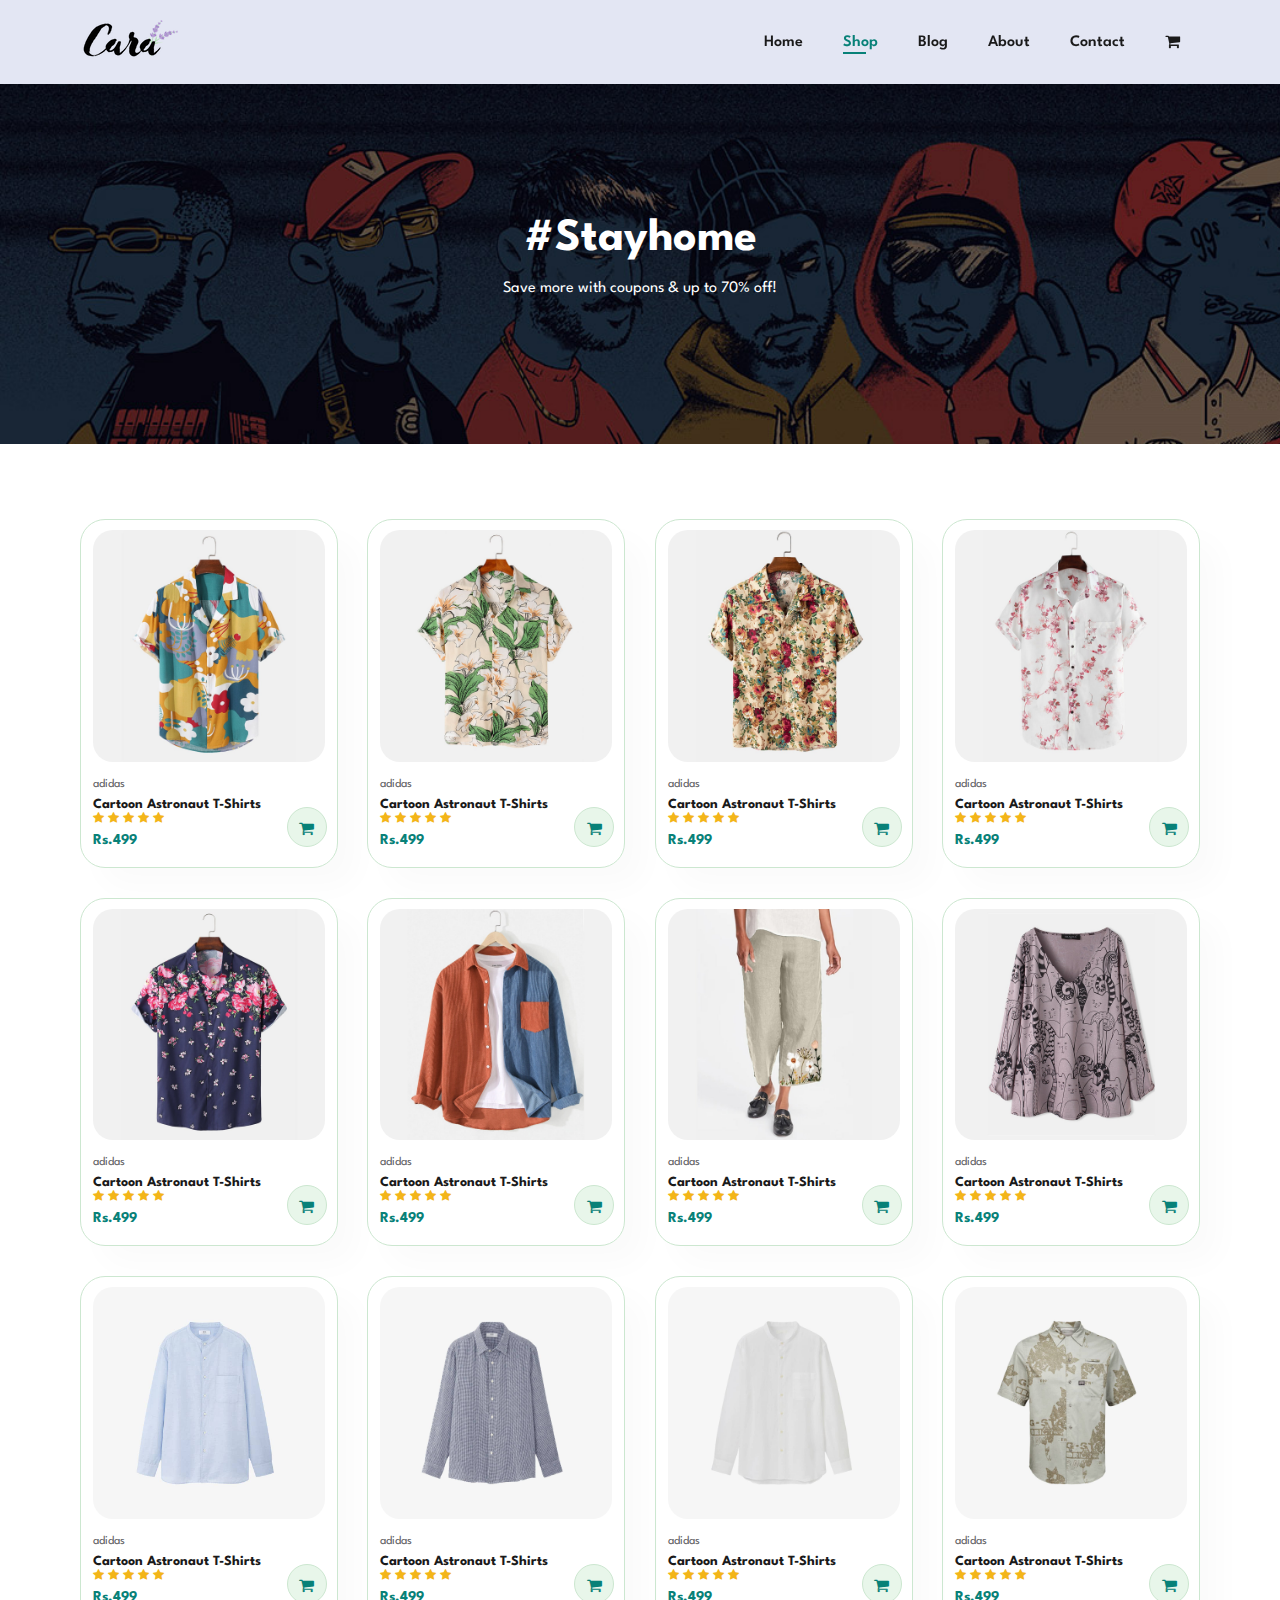
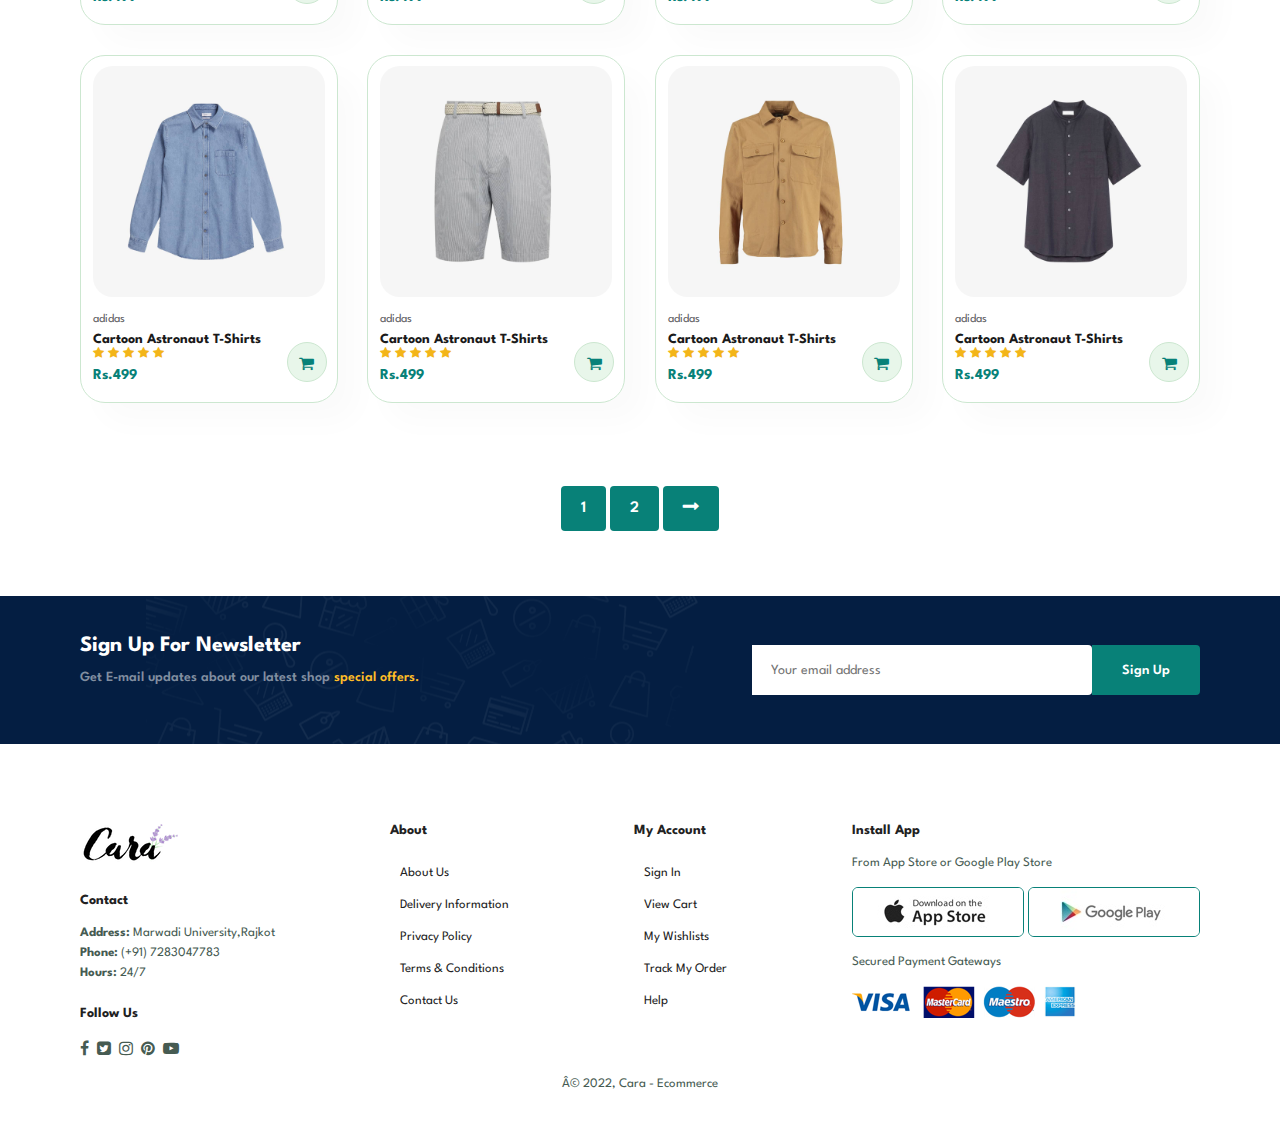
<file: shop.html>
<!DOCTYPE html>
<html lang ="en">

<head>
    <meta charset="UTF=8">
    <meta http-equiv="X-UA-Compatible" content="IE=edge">
    <meta name="viewpoint" content="width=device-width, initial-scale=1.0">
    <title>Ecommerce website</title>
    <link href="https://cdnjs.cloudflare.com/ajax/libs/font-awesome/4.7.0/css/font-awesome.min.css" rel="stylesheet">
    <link rel="stylesheet" href="./style.css">
    
</head>

<body>

    <section id="header">
        <a href="#"><img src="img/logo.png" class="logo" alt=""></a>

        <div>
            <ul id="navbar">
                <li><a href="index.html">Home</a></li>
                <li><a class="active" href="shop.html">Shop</a></li>
                <li><a href="blog.html">Blog</a></li>
                <li><a href="about.html">About</a></li>
                <li><a href="contact.html">Contact</a></li>
                <li><a href="cart.html"><i class="fa fa-shopping-cart"></i></a></li>
            </ul>
        </div>
    </section>

    <section id="page-header">
        <h2>#Stayhome</h2>
        <p>Save more with coupons & up to 70% off!</p>
    </section>

    <section id="product1" class="section-p1">
        <div class="pro-container"> 
            <div class="pro" onclick="window.location.href='sproduct.html';">
                <img src="img/products/f1.jpg" alt="">
                <div class="des">
                    <span>adidas</span>
                    <h5>Cartoon Astronaut T-Shirts</h5>
                    <div class="star">
                        <i class="fa fa-star checked"></i>
                        <i class="fa fa-star checked"></i>
                        <i class="fa fa-star checked"></i>
                        <i class="fa fa-star checked"></i>
                        <i class="fa fa-star checked"></i>
                    </div>
                    <h4>Rs.499</h4>
                </div>
                <a href="#"><i class="fa fa-shopping-cart cart"></i></a>
            </div>
            <div class="pro" onclick="window.location.href='sproduct1.html';">
                <img src="img/products/f2.jpg" alt="">
                <div class="des">
                    <span>adidas</span>
                    <h5>Cartoon Astronaut T-Shirts</h5>
                    <div class="star">
                        <i class="fa fa-star checked"></i>
                        <i class="fa fa-star checked"></i>
                        <i class="fa fa-star checked"></i>
                        <i class="fa fa-star checked"></i>
                        <i class="fa fa-star checked"></i>
                    </div>
                    <h4>Rs.499</h4>
                </div>
                <a href="#"><i class="fa fa-shopping-cart cart"></i></a>
            </div>
            <div class="pro" onclick="window.location.href='sproduct2.html';">
                <img src="img/products/f3.jpg" alt="">
                <div class="des">
                    <span>adidas</span>
                    <h5>Cartoon Astronaut T-Shirts</h5>
                    <div class="star">
                        <i class="fa fa-star checked"></i>
                        <i class="fa fa-star checked"></i>
                        <i class="fa fa-star checked"></i>
                        <i class="fa fa-star checked"></i>
                        <i class="fa fa-star checked"></i>
                    </div>
                    <h4>Rs.499</h4>
                </div>
                <a href="#"><i class="fa fa-shopping-cart cart"></i></a>
            </div>
            <div class="pro" onclick="window.location.href='sproduct3.html';">
                <img src="img/products/f4.jpg" alt="">
                <div class="des">
                    <span>adidas</span>
                    <h5>Cartoon Astronaut T-Shirts</h5>
                    <div class="star">
                        <i class="fa fa-star checked"></i>
                        <i class="fa fa-star checked"></i>
                        <i class="fa fa-star checked"></i>
                        <i class="fa fa-star checked"></i>
                        <i class="fa fa-star checked"></i>
                    </div>
                    <h4>Rs.499</h4>
                </div>
                <a href="#"><i class="fa fa-shopping-cart cart"></i></a>
            </div>
            <div class="pro">
                <img src="img/products/f5.jpg" alt="">
                <div class="des">
                    <span>adidas</span>
                    <h5>Cartoon Astronaut T-Shirts</h5>
                    <div class="star">
                        <i class="fa fa-star checked"></i>
                        <i class="fa fa-star checked"></i>
                        <i class="fa fa-star checked"></i>
                        <i class="fa fa-star checked"></i>
                        <i class="fa fa-star checked"></i>
                    </div>
                    <h4>Rs.499</h4>
                </div>
                <a href="#"><i class="fa fa-shopping-cart cart"></i></a>
            </div>
            <div class="pro">
                <img src="img/products/f6.jpg" alt="">
                <div class="des">
                    <span>adidas</span>
                    <h5>Cartoon Astronaut T-Shirts</h5>
                    <div class="star">
                        <i class="fa fa-star checked"></i>
                        <i class="fa fa-star checked"></i>
                        <i class="fa fa-star checked"></i>
                        <i class="fa fa-star checked"></i>
                        <i class="fa fa-star checked"></i>
                    </div>
                    <h4>Rs.499</h4>
                </div>
                <a href="#"><i class="fa fa-shopping-cart cart"></i></a>
            </div>
            <div class="pro">
                <img src="img/products/f7.jpg" alt="">
                <div class="des">
                    <span>adidas</span>
                    <h5>Cartoon Astronaut T-Shirts</h5>
                    <div class="star">
                        <i class="fa fa-star checked"></i>
                        <i class="fa fa-star checked"></i>
                        <i class="fa fa-star checked"></i>
                        <i class="fa fa-star checked"></i>
                        <i class="fa fa-star checked"></i>
                    </div>
                    <h4>Rs.499</h4>
                </div>
                <a href="#"><i class="fa fa-shopping-cart cart"></i></a>
            </div>
            <div class="pro">
                <img src="img/products/f8.jpg" alt="">
                <div class="des">
                    <span>adidas</span>
                    <h5>Cartoon Astronaut T-Shirts</h5>
                    <div class="star">
                        <i class="fa fa-star checked"></i>
                        <i class="fa fa-star checked"></i>
                        <i class="fa fa-star checked"></i>
                        <i class="fa fa-star checked"></i>
                        <i class="fa fa-star checked"></i>
                    </div>
                    <h4>Rs.499</h4>
                </div>
                <a href="#"><i class="fa fa-shopping-cart cart"></i></a>
            </div>

            <div class="pro">
                <img src="img/products/n1.jpg" alt="">
                <div class="des">
                    <span>adidas</span>
                    <h5>Cartoon Astronaut T-Shirts</h5>
                    <div class="star">
                        <i class="fa fa-star checked"></i>
                        <i class="fa fa-star checked"></i>
                        <i class="fa fa-star checked"></i>
                        <i class="fa fa-star checked"></i>
                        <i class="fa fa-star checked"></i>
                    </div>
                    <h4>Rs.499</h4>
                </div>
                <a href="#"><i class="fa fa-shopping-cart cart"></i></a>
            </div>
            <div class="pro">
                <img src="img/products/n2.jpg" alt="">
                <div class="des">
                    <span>adidas</span>
                    <h5>Cartoon Astronaut T-Shirts</h5>
                    <div class="star">
                        <i class="fa fa-star checked"></i>
                        <i class="fa fa-star checked"></i>
                        <i class="fa fa-star checked"></i>
                        <i class="fa fa-star checked"></i>
                        <i class="fa fa-star checked"></i>
                    </div>
                    <h4>Rs.499</h4>
                </div>
                <a href="#"><i class="fa fa-shopping-cart cart"></i></a>
            </div>
            <div class="pro">
                <img src="img/products/n3.jpg" alt="">
                <div class="des">
                    <span>adidas</span>
                    <h5>Cartoon Astronaut T-Shirts</h5>
                    <div class="star">
                        <i class="fa fa-star checked"></i>
                        <i class="fa fa-star checked"></i>
                        <i class="fa fa-star checked"></i>
                        <i class="fa fa-star checked"></i>
                        <i class="fa fa-star checked"></i>
                    </div>
                    <h4>Rs.499</h4>
                </div>
                <a href="#"><i class="fa fa-shopping-cart cart"></i></a>
            </div>
            <div class="pro">
                <img src="img/products/n4.jpg" alt="">
                <div class="des">
                    <span>adidas</span>
                    <h5>Cartoon Astronaut T-Shirts</h5>
                    <div class="star">
                        <i class="fa fa-star checked"></i>
                        <i class="fa fa-star checked"></i>
                        <i class="fa fa-star checked"></i>
                        <i class="fa fa-star checked"></i>
                        <i class="fa fa-star checked"></i>
                    </div>
                    <h4>Rs.499</h4>
                </div>
                <a href="#"><i class="fa fa-shopping-cart cart"></i></a>
            </div>
            <div class="pro">
                <img src="img/products/n5.jpg" alt="">
                <div class="des">
                    <span>adidas</span>
                    <h5>Cartoon Astronaut T-Shirts</h5>
                    <div class="star">
                        <i class="fa fa-star checked"></i>
                        <i class="fa fa-star checked"></i>
                        <i class="fa fa-star checked"></i>
                        <i class="fa fa-star checked"></i>
                        <i class="fa fa-star checked"></i>
                    </div>
                    <h4>Rs.499</h4>
                </div>
                <a href="#"><i class="fa fa-shopping-cart cart"></i></a>
            </div>
            <div class="pro">
                <img src="img/products/n6.jpg" alt="">
                <div class="des">
                    <span>adidas</span>
                    <h5>Cartoon Astronaut T-Shirts</h5>
                    <div class="star">
                        <i class="fa fa-star checked"></i>
                        <i class="fa fa-star checked"></i>
                        <i class="fa fa-star checked"></i>
                        <i class="fa fa-star checked"></i>
                        <i class="fa fa-star checked"></i>
                    </div>
                    <h4>Rs.499</h4>
                </div>
                <a href="#"><i class="fa fa-shopping-cart cart"></i></a>
            </div>
            <div class="pro">
                <img src="img/products/n7.jpg" alt="">
                <div class="des">
                    <span>adidas</span>
                    <h5>Cartoon Astronaut T-Shirts</h5>
                    <div class="star">
                        <i class="fa fa-star checked"></i>
                        <i class="fa fa-star checked"></i>
                        <i class="fa fa-star checked"></i>
                        <i class="fa fa-star checked"></i>
                        <i class="fa fa-star checked"></i>
                    </div>
                    <h4>Rs.499</h4>
                </div>
                <a href="#"><i class="fa fa-shopping-cart cart"></i></a>
            </div>
            <div class="pro">
                <img src="img/products/n8.jpg" alt="">
                <div class="des">
                    <span>adidas</span>
                    <h5>Cartoon Astronaut T-Shirts</h5>
                    <div class="star">
                        <i class="fa fa-star checked"></i>
                        <i class="fa fa-star checked"></i>
                        <i class="fa fa-star checked"></i>
                        <i class="fa fa-star checked"></i>
                        <i class="fa fa-star checked"></i>
                    </div>
                    <h4>Rs.499</h4>
                </div>
                <a href="#"><i class="fa fa-shopping-cart cart"></i></a>
            </div>
        </div>
    </section>

    <section id="pagination" class="section-p1">
        <a href="#">1</a>
        <a href="#">2</a>
        <a href="#"><i class="fa fa-long-arrow-right"></i></a>
    </section>

    <section id="newsletter" class="section-p1 section-m1">
        <div class="newstext">
            <h4>Sign Up For Newsletter</h4>
            <p>Get E-mail updates about our latest shop <span>special offers.</span></p>
        </div>
        <div class="form">
            <input type="text" placeholder="Your email address">
            <button class="normal">Sign Up</button>
        </div>
    </section>

    <footer class="section-p1">
        <div class="col">
            <img class="logo" src="img/logo.png" alt="">
            <h4>Contact</h4>
            <p><strong>Address: </strong> Marwadi University,Rajkot</p>
            <p><strong>Phone: </strong> (+91) 7283047783</p>
            <p><strong>Hours:</strong> 24/7</p>
            <div class="follow">
                <h4>Follow Us</h4>
                <div class="icon">
                    <i class="fa fa-facebook-f"></i>
                    <i class="fa fa-twitter-square"></i>
                    <i class="fa fa-instagram"></i>
                    <i class="fa fa-pinterest"></i>
                    <i class="fa fa-youtube-play"></i>
                </div>
            </div>
        </div>

        <div class="col">
            <h4>About</h4>
            <a href="#">About Us</a>
            <a href="#">Delivery Information</a>
            <a href="#">Privacy Policy</a>
            <a href="#">Terms & Conditions</a>
            <a href="#">Contact Us</a>
        </div>

        <div class="col">
            <h4>My Account</h4>
            <a href="#">Sign In</a>
            <a href="#">View Cart</a>
            <a href="#">My Wishlists</a>
            <a href="#">Track My Order</a>
            <a href="#">Help</a>
        </div>

        <div class="col install">
            <h4>Install App</h4>
            <p>From App Store or Google Play Store</p>
            <div class="row">
                <img src="img/pay/app.jpg" alt="">
                <img src="img/pay/play.jpg" alt="">
            </div>
            <p>Secured Payment Gateways</p>
            <img src="img/pay/pay.png" alt="">
        </div>

        <div class="copyright">
            <p>© 2022, Cara - Ecommerce</p>
        </div>
    </footer>

    
    <script src="script.js"></script>
</body>

</html>
</file>
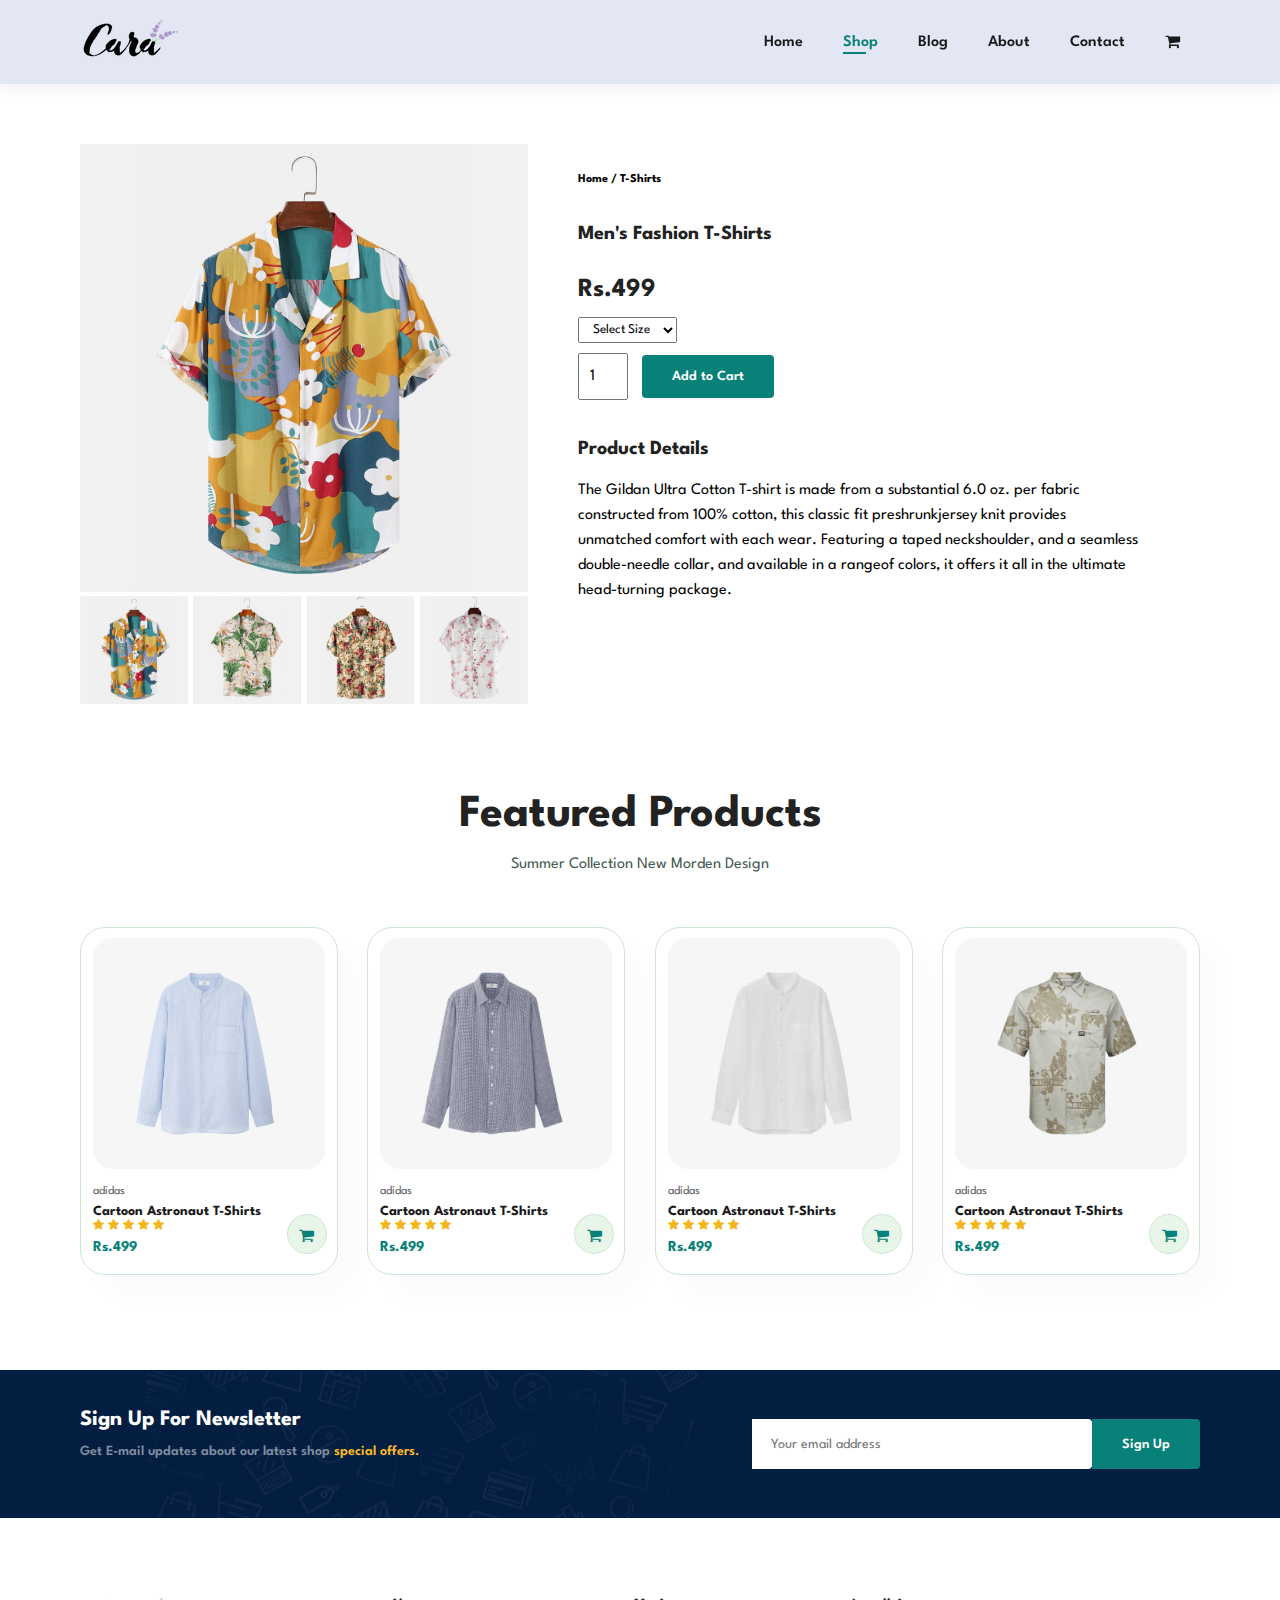
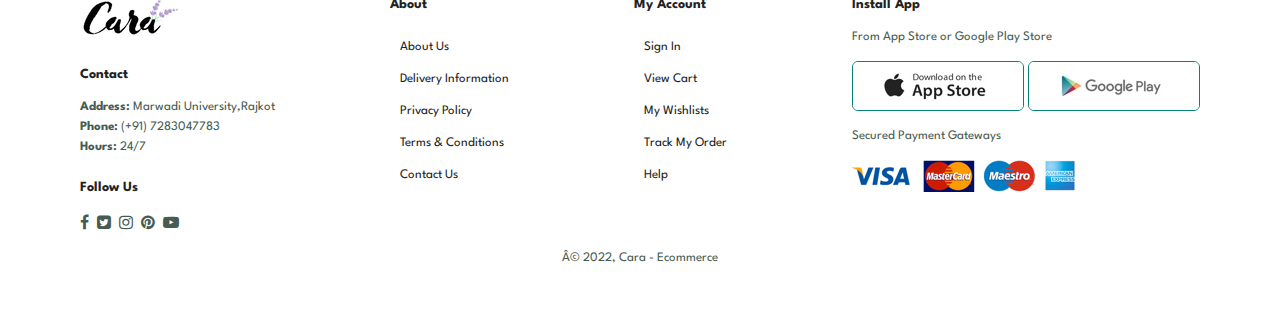
<file: sproduct.html>
<!DOCTYPE html>
<html lang ="en">

<head>
    <meta charset="UTF=8">
    <meta http-equiv="X-UA-Compatible" content="IE=edge">
    <meta name="viewpoint" content="width=device-width, initial-scale=1.0">
    <title>Ecommerce website</title>
    <link href="https://cdnjs.cloudflare.com/ajax/libs/font-awesome/4.7.0/css/font-awesome.min.css" rel="stylesheet">
    <link rel="stylesheet" href="./style.css">
</head>

<body>

    <section id="header">
        <a href="#"><img src="img/logo.png" class="logo" alt=""></a>

        <div>
            <ul id="navbar">
                <li><a href="index.html">Home</a></li>
                <li><a class="active" href="shop.html">Shop</a></li>
                <li><a href="blog.html">Blog</a></li>
                <li><a href="about.html">About</a></li>
                <li><a href="contact.html">Contact</a></li>
                <li><a href="cart.html"><i class="fa fa-shopping-cart"></i></a></li>
            </ul>
        </div>
    </section>

    <section id="prodetails" class="section-p1">
        <div class="single-pro-image">
            <img src="img/products/f1.jpg" width="100%" id="MainImg" alt="">

            <div class="small-img-group">
                <div class="small-img-col">
                    <img src="img/products/f1.jpg" width="100%" class="small-img" alt="">
                </div>
                <div class="small-img-col">
                    <img src="img/products/f2.jpg" width="100%" class="small-img" alt="">
                </div>
                <div class="small-img-col">
                    <img src="img/products/f3.jpg" width="100%" class="small-img" alt="">
                </div>
                <div class="small-img-col">
                    <img src="img/products/f4.jpg" width="100%" class="small-img" alt="">
                </div>
            </div>
        </div>

        <div class="single-pro-details">
            <h6>Home / T-Shirts</h6>
            <h4>Men's Fashion T-Shirts</h4>
            <h2>Rs.499</h2>
            <select>
                <option>Select Size</option>
                <option>XL</option>
                <option>XXl</option>
                <option>S</option>
                <option>M</option>
                <option>L</option>
            </select>
            <input type="number" value="1">
            <button class="normal">Add to Cart</button>
            <h4>Product Details</h4>
            <span>The Gildan Ultra Cotton T-shirt is made from a substantial 6.0 oz. per fabric constructed from 100% cotton, this classic fit preshrunkjersey knit provides unmatched comfort with each wear. Featuring a taped neckshoulder, and a seamless double-needle collar, and available in a rangeof colors, it offers it all in the ultimate head-turning package.</span>
        </div>
    </section>

    <section id="product1" class="section-p1">
        <h2>Featured Products</h2>
        <p>Summer Collection New Morden Design</p>
        <div class="pro-container"> 
            <div class="pro">
                <img src="img/products/n1.jpg" alt="">
                <div class="des">
                    <span>adidas</span>
                    <h5>Cartoon Astronaut T-Shirts</h5>
                    <div class="star">
                        <i class="fa fa-star checked"></i>
                        <i class="fa fa-star checked"></i>
                        <i class="fa fa-star checked"></i>
                        <i class="fa fa-star checked"></i>
                        <i class="fa fa-star checked"></i>
                    </div>
                    <h4>Rs.499</h4>
                </div>
                <a href="#"><i class="fa fa-shopping-cart cart"></i></a>
            </div>
            <div class="pro">
                <img src="img/products/n2.jpg" alt="">
                <div class="des">
                    <span>adidas</span>
                    <h5>Cartoon Astronaut T-Shirts</h5>
                    <div class="star">
                        <i class="fa fa-star checked"></i>
                        <i class="fa fa-star checked"></i>
                        <i class="fa fa-star checked"></i>
                        <i class="fa fa-star checked"></i>
                        <i class="fa fa-star checked"></i>
                    </div>
                    <h4>Rs.499</h4>
                </div>
                <a href="#"><i class="fa fa-shopping-cart cart"></i></a>
            </div>
            <div class="pro">
                <img src="img/products/n3.jpg" alt="">
                <div class="des">
                    <span>adidas</span>
                    <h5>Cartoon Astronaut T-Shirts</h5>
                    <div class="star">
                        <i class="fa fa-star checked"></i>
                        <i class="fa fa-star checked"></i>
                        <i class="fa fa-star checked"></i>
                        <i class="fa fa-star checked"></i>
                        <i class="fa fa-star checked"></i>
                    </div>
                    <h4>Rs.499</h4>
                </div>
                <a href="#"><i class="fa fa-shopping-cart cart"></i></a>
            </div>
            <div class="pro">
                <img src="img/products/n4.jpg" alt="">
                <div class="des">
                    <span>adidas</span>
                    <h5>Cartoon Astronaut T-Shirts</h5>
                    <div class="star">
                        <i class="fa fa-star checked"></i>
                        <i class="fa fa-star checked"></i>
                        <i class="fa fa-star checked"></i>
                        <i class="fa fa-star checked"></i>
                        <i class="fa fa-star checked"></i>
                    </div>
                    <h4>Rs.499</h4>
                </div>
                <a href="#"><i class="fa fa-shopping-cart cart"></i></a>
            </div>
        </div>
    </section>

    <section id="newsletter" class="section-p1 section-m1">
        <div class="newstext">
            <h4>Sign Up For Newsletter</h4>
            <p>Get E-mail updates about our latest shop <span>special offers.</span></p>
        </div>
        <div class="form">
            <input type="text" placeholder="Your email address">
            <button class="normal">Sign Up</button>
        </div>
    </section>

    <footer class="section-p1">
        <div class="col">
            <img class="logo" src="img/logo.png" alt="">
            <h4>Contact</h4>
            <p><strong>Address: </strong> Marwadi University,Rajkot</p>
            <p><strong>Phone: </strong> (+91) 7283047783</p>
            <p><strong>Hours:</strong> 24/7</p>
            <div class="follow">
                <h4>Follow Us</h4>
                <div class="icon">
                    <i class="fa fa-facebook-f"></i>
                    <i class="fa fa-twitter-square"></i>
                    <i class="fa fa-instagram"></i>
                    <i class="fa fa-pinterest"></i>
                    <i class="fa fa-youtube-play"></i>
                </div>
            </div>
        </div>

        <div class="col">
            <h4>About</h4>
            <a href="#">About Us</a>
            <a href="#">Delivery Information</a>
            <a href="#">Privacy Policy</a>
            <a href="#">Terms & Conditions</a>
            <a href="#">Contact Us</a>
        </div>

        <div class="col">
            <h4>My Account</h4>
            <a href="#">Sign In</a>
            <a href="#">View Cart</a>
            <a href="#">My Wishlists</a>
            <a href="#">Track My Order</a>
            <a href="#">Help</a>
        </div>

        <div class="col install">
            <h4>Install App</h4>
            <p>From App Store or Google Play Store</p>
            <div class="row">
                <img src="img/pay/app.jpg" alt="">
                <img src="img/pay/play.jpg" alt="">
            </div>
            <p>Secured Payment Gateways</p>
            <img src="img/pay/pay.png" alt="">
        </div>

        <div class="copyright">
            <p>© 2022, Cara - Ecommerce</p>
        </div>
    </footer>

    <script>
        var MainImg = document.getElementById("MainImg");
        var smallimg = document.getElementsByClassName("small-img");

        smallimg[0].onclick= function() {
        MainImg.src = smallimg[0].src;
        }

        smallimg[1].onclick= function() {
        MainImg.src = smallimg[1].src;
        }
        
        smallimg[2].onclick= function() {
        MainImg.src = smallimg[2].src;
        }

        smallimg[3].onclick= function() {
        MainImg.src = smallimg[3].src;
        }
    </script>


    <script src="script.js"></script>
</body>

</html>
</file>
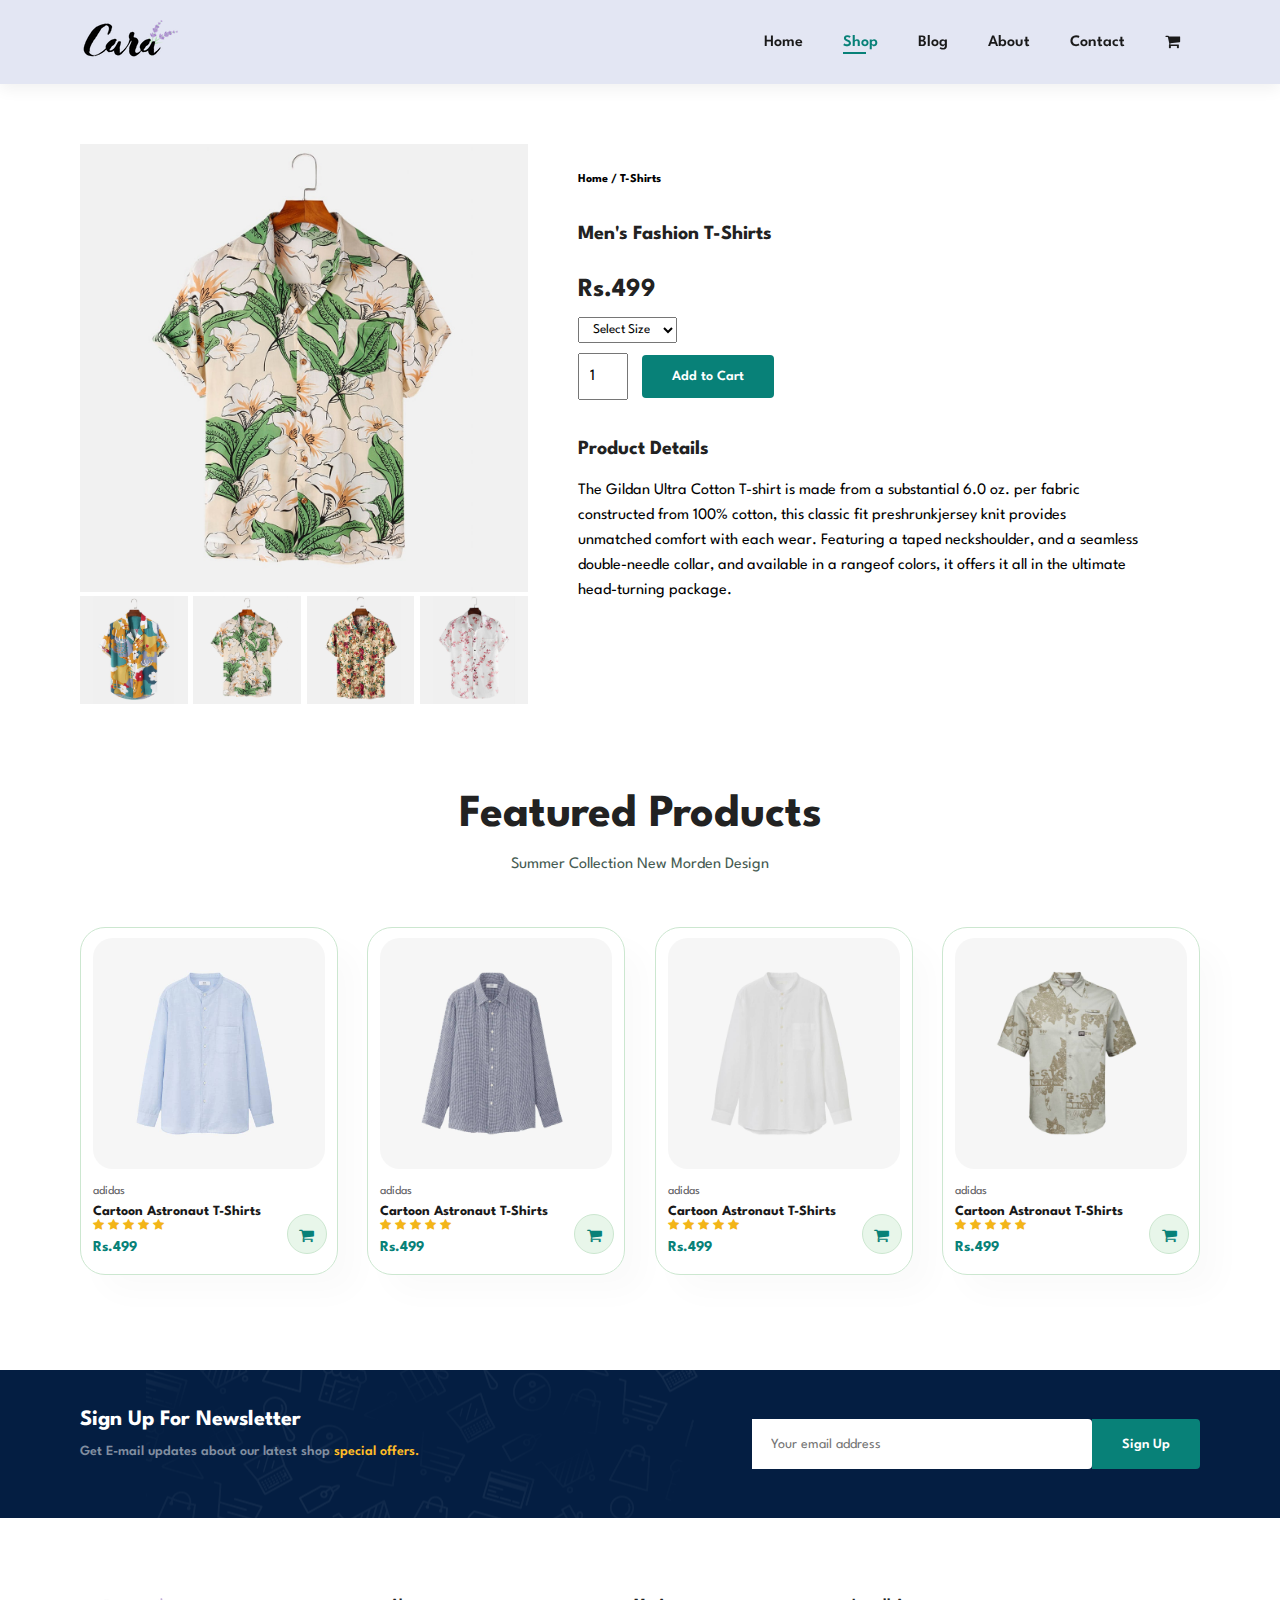
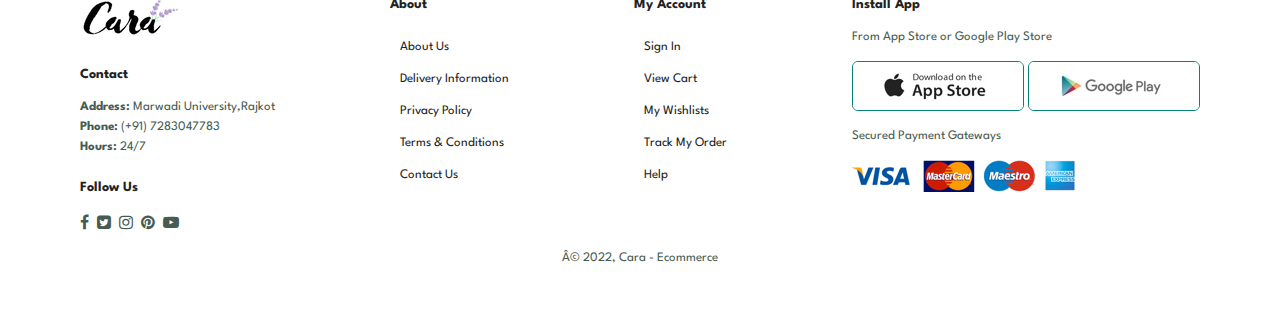
<file: sproduct1.html>
<!DOCTYPE html>
<html lang ="en">

<head>
    <meta charset="UTF=8">
    <meta http-equiv="X-UA-Compatible" content="IE=edge">
    <meta name="viewpoint" content="width=device-width, initial-scale=1.0">
    <title>Ecommerce website</title>
    <link href="https://cdnjs.cloudflare.com/ajax/libs/font-awesome/4.7.0/css/font-awesome.min.css" rel="stylesheet">
    <link rel="stylesheet" href="./style.css">
</head>

<body>

    <section id="header">
        <a href="#"><img src="img/logo.png" class="logo" alt=""></a>

        <div>
            <ul id="navbar">
                <li><a href="index.html">Home</a></li>
                <li><a class="active" href="shop.html">Shop</a></li>
                <li><a href="blog.html">Blog</a></li>
                <li><a href="about.html">About</a></li>
                <li><a href="contact.html">Contact</a></li>
                <li><a href="cart.html"><i class="fa fa-shopping-cart"></i></a></li>
            </ul>
        </div>
    </section>

    <section id="prodetails" class="section-p1">
        <div class="single-pro-image">
            <img src="img/products/f2.jpg" width="100%" id="MainImg" alt="">

            <div class="small-img-group">
                <div class="small-img-col">
                    <img src="img/products/f1.jpg" width="100%" class="small-img" alt="">
                </div>
                <div class="small-img-col">
                    <img src="img/products/f2.jpg" width="100%" class="small-img" alt="">
                </div>
                <div class="small-img-col">
                    <img src="img/products/f3.jpg" width="100%" class="small-img" alt="">
                </div>
                <div class="small-img-col">
                    <img src="img/products/f4.jpg" width="100%" class="small-img" alt="">
                </div>
            </div>
        </div>

        <div class="single-pro-details">
            <h6>Home / T-Shirts</h6>
            <h4>Men's Fashion T-Shirts</h4>
            <h2>Rs.499</h2>
            <select>
                <option>Select Size</option>
                <option>XL</option>
                <option>XXl</option>
                <option>S</option>
                <option>M</option>
                <option>L</option>
            </select>
            <input type="number" value="1">
            <button class="normal">Add to Cart</button>
            <h4>Product Details</h4>
            <span>The Gildan Ultra Cotton T-shirt is made from a substantial 6.0 oz. per fabric constructed from 100% cotton, this classic fit preshrunkjersey knit provides unmatched comfort with each wear. Featuring a taped neckshoulder, and a seamless double-needle collar, and available in a rangeof colors, it offers it all in the ultimate head-turning package.</span>
        </div>
    </section>

    <section id="product1" class="section-p1">
        <h2>Featured Products</h2>
        <p>Summer Collection New Morden Design</p>
        <div class="pro-container"> 
            <div class="pro">
                <img src="img/products/n1.jpg" alt="">
                <div class="des">
                    <span>adidas</span>
                    <h5>Cartoon Astronaut T-Shirts</h5>
                    <div class="star">
                        <i class="fa fa-star checked"></i>
                        <i class="fa fa-star checked"></i>
                        <i class="fa fa-star checked"></i>
                        <i class="fa fa-star checked"></i>
                        <i class="fa fa-star checked"></i>
                    </div>
                    <h4>Rs.499</h4>
                </div>
                <a href="#"><i class="fa fa-shopping-cart cart"></i></a>
            </div>
            <div class="pro">
                <img src="img/products/n2.jpg" alt="">
                <div class="des">
                    <span>adidas</span>
                    <h5>Cartoon Astronaut T-Shirts</h5>
                    <div class="star">
                        <i class="fa fa-star checked"></i>
                        <i class="fa fa-star checked"></i>
                        <i class="fa fa-star checked"></i>
                        <i class="fa fa-star checked"></i>
                        <i class="fa fa-star checked"></i>
                    </div>
                    <h4>Rs.499</h4>
                </div>
                <a href="#"><i class="fa fa-shopping-cart cart"></i></a>
            </div>
            <div class="pro">
                <img src="img/products/n3.jpg" alt="">
                <div class="des">
                    <span>adidas</span>
                    <h5>Cartoon Astronaut T-Shirts</h5>
                    <div class="star">
                        <i class="fa fa-star checked"></i>
                        <i class="fa fa-star checked"></i>
                        <i class="fa fa-star checked"></i>
                        <i class="fa fa-star checked"></i>
                        <i class="fa fa-star checked"></i>
                    </div>
                    <h4>Rs.499</h4>
                </div>
                <a href="#"><i class="fa fa-shopping-cart cart"></i></a>
            </div>
            <div class="pro">
                <img src="img/products/n4.jpg" alt="">
                <div class="des">
                    <span>adidas</span>
                    <h5>Cartoon Astronaut T-Shirts</h5>
                    <div class="star">
                        <i class="fa fa-star checked"></i>
                        <i class="fa fa-star checked"></i>
                        <i class="fa fa-star checked"></i>
                        <i class="fa fa-star checked"></i>
                        <i class="fa fa-star checked"></i>
                    </div>
                    <h4>Rs.499</h4>
                </div>
                <a href="#"><i class="fa fa-shopping-cart cart"></i></a>
            </div>
        </div>
    </section>

    <section id="newsletter" class="section-p1 section-m1">
        <div class="newstext">
            <h4>Sign Up For Newsletter</h4>
            <p>Get E-mail updates about our latest shop <span>special offers.</span></p>
        </div>
        <div class="form">
            <input type="text" placeholder="Your email address">
            <button class="normal">Sign Up</button>
        </div>
    </section>

    <footer class="section-p1">
        <div class="col">
            <img class="logo" src="img/logo.png" alt="">
            <h4>Contact</h4>
            <p><strong>Address: </strong> Marwadi University,Rajkot</p>
            <p><strong>Phone: </strong> (+91) 7283047783</p>
            <p><strong>Hours:</strong> 24/7</p>
            <div class="follow">
                <h4>Follow Us</h4>
                <div class="icon">
                    <i class="fa fa-facebook-f"></i>
                    <i class="fa fa-twitter-square"></i>
                    <i class="fa fa-instagram"></i>
                    <i class="fa fa-pinterest"></i>
                    <i class="fa fa-youtube-play"></i>
                </div>
            </div>
        </div>

        <div class="col">
            <h4>About</h4>
            <a href="#">About Us</a>
            <a href="#">Delivery Information</a>
            <a href="#">Privacy Policy</a>
            <a href="#">Terms & Conditions</a>
            <a href="#">Contact Us</a>
        </div>

        <div class="col">
            <h4>My Account</h4>
            <a href="#">Sign In</a>
            <a href="#">View Cart</a>
            <a href="#">My Wishlists</a>
            <a href="#">Track My Order</a>
            <a href="#">Help</a>
        </div>

        <div class="col install">
            <h4>Install App</h4>
            <p>From App Store or Google Play Store</p>
            <div class="row">
                <img src="img/pay/app.jpg" alt="">
                <img src="img/pay/play.jpg" alt="">
            </div>
            <p>Secured Payment Gateways</p>
            <img src="img/pay/pay.png" alt="">
        </div>

        <div class="copyright">
            <p>© 2022, Cara - Ecommerce</p>
        </div>
    </footer>

    <script>
        var MainImg = document.getElementById("MainImg");
        var smallimg = document.getElementsByClassName("small-img");

        smallimg[0].onclick= function() {
        MainImg.src = smallimg[0].src;
        }

        smallimg[1].onclick= function() {
        MainImg.src = smallimg[1].src;
        }
        
        smallimg[2].onclick= function() {
        MainImg.src = smallimg[2].src;
        }

        smallimg[3].onclick= function() {
        MainImg.src = smallimg[3].src;
        }
    </script>


    <script src="script.js"></script>
</body>

</html>
</file>
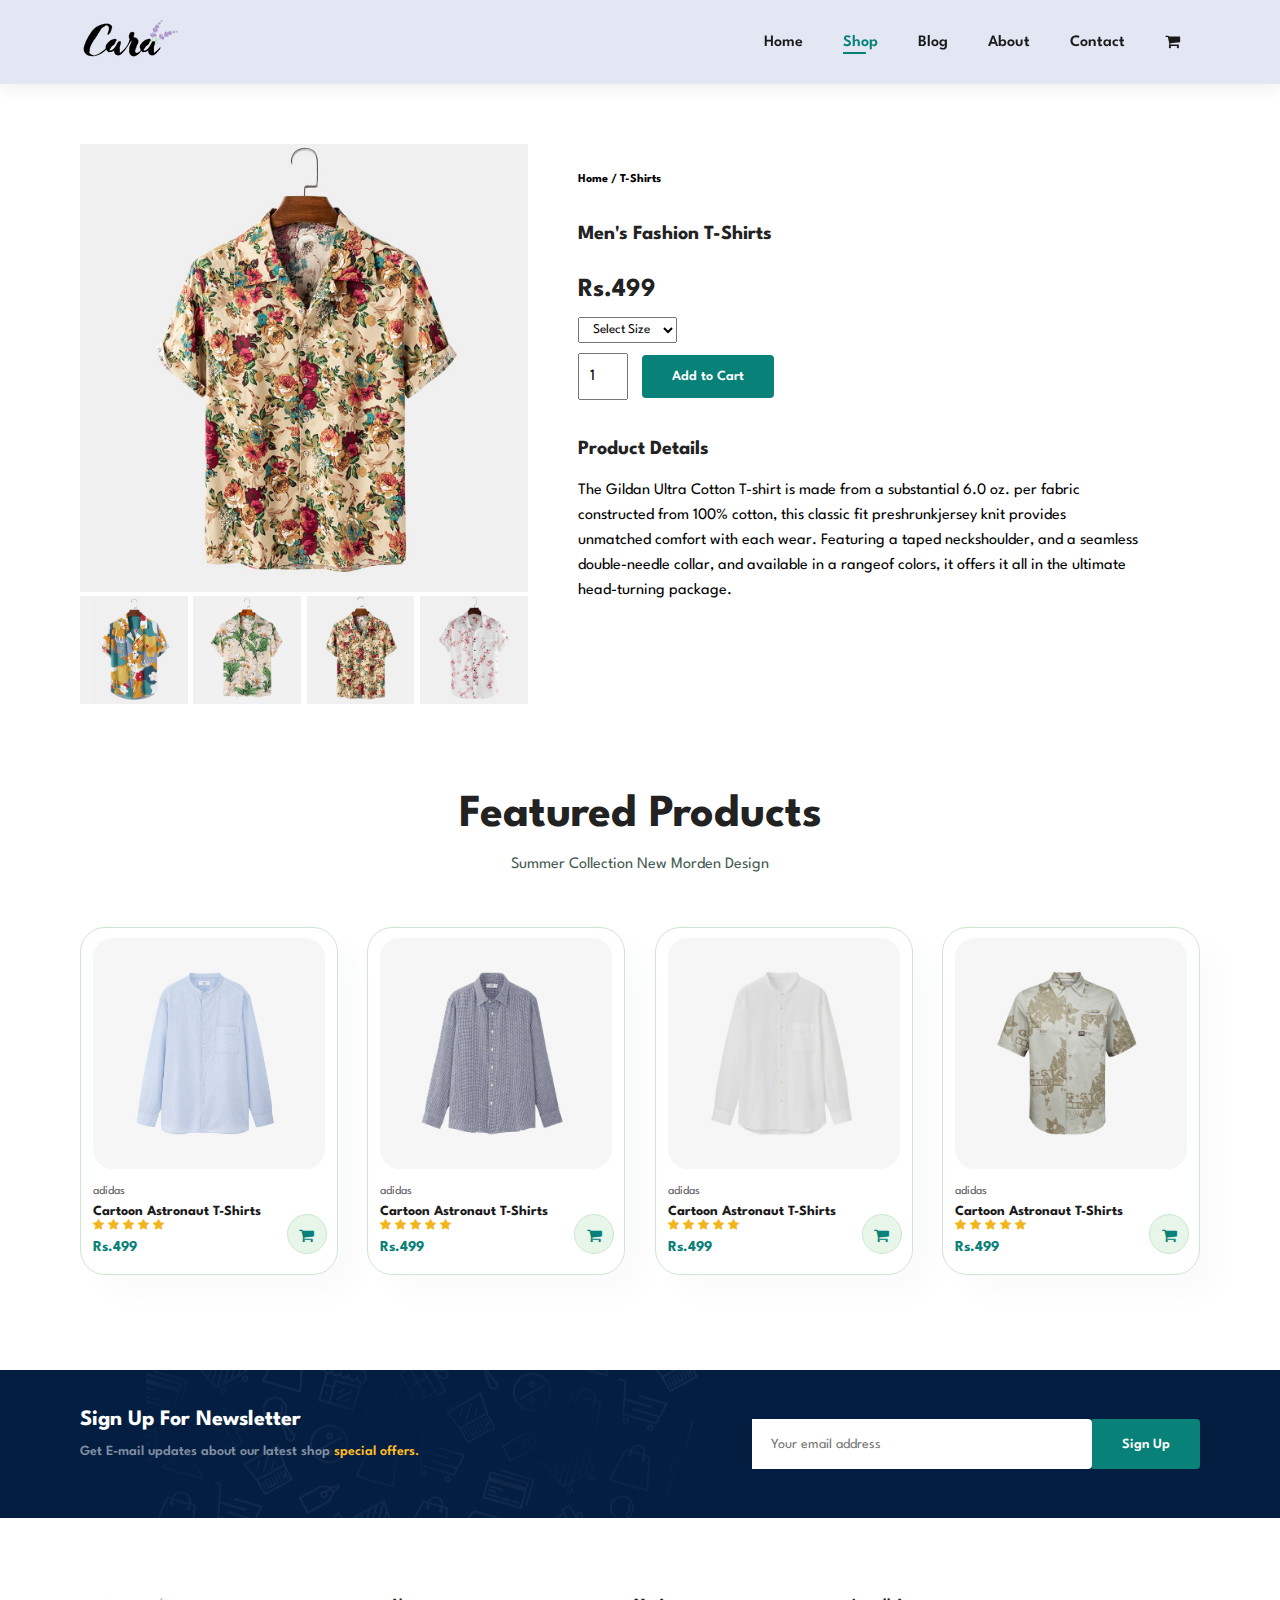
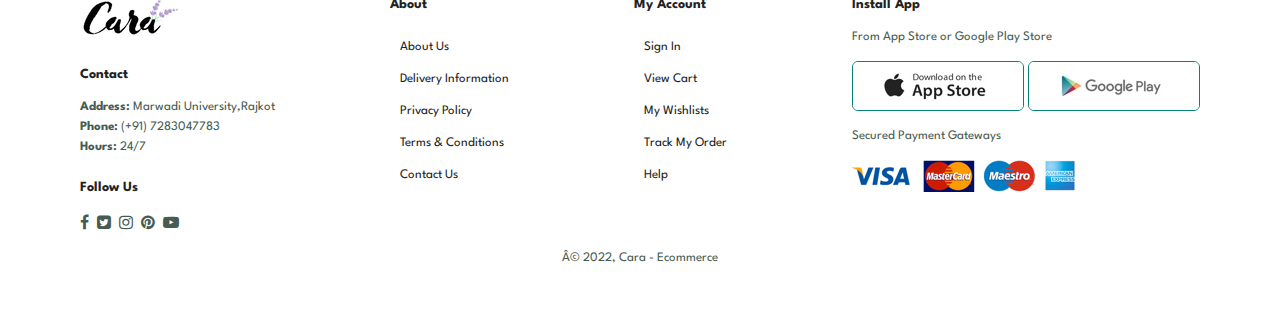
<file: sproduct2.html>
<!DOCTYPE html>
<html lang ="en">

<head>
    <meta charset="UTF=8">
    <meta http-equiv="X-UA-Compatible" content="IE=edge">
    <meta name="viewpoint" content="width=device-width, initial-scale=1.0">
    <title>Ecommerce website</title>
    <link href="https://cdnjs.cloudflare.com/ajax/libs/font-awesome/4.7.0/css/font-awesome.min.css" rel="stylesheet">
    <link rel="stylesheet" href="./style.css">
</head>

<body>

    <section id="header">
        <a href="#"><img src="img/logo.png" class="logo" alt=""></a>

        <div>
            <ul id="navbar">
                <li><a href="index.html">Home</a></li>
                <li><a class="active" href="shop.html">Shop</a></li>
                <li><a href="blog.html">Blog</a></li>
                <li><a href="about.html">About</a></li>
                <li><a href="contact.html">Contact</a></li>
                <li><a href="cart.html"><i class="fa fa-shopping-cart"></i></a></li>
            </ul>
        </div>
    </section>

    <section id="prodetails" class="section-p1">
        <div class="single-pro-image">
            <img src="img/products/f3.jpg" width="100%" id="MainImg" alt="">

            <div class="small-img-group">
                <div class="small-img-col">
                    <img src="img/products/f1.jpg" width="100%" class="small-img" alt="">
                </div>
                <div class="small-img-col">
                    <img src="img/products/f2.jpg" width="100%" class="small-img" alt="">
                </div>
                <div class="small-img-col">
                    <img src="img/products/f3.jpg" width="100%" class="small-img" alt="">
                </div>
                <div class="small-img-col">
                    <img src="img/products/f4.jpg" width="100%" class="small-img" alt="">
                </div>
            </div>
        </div>

        <div class="single-pro-details">
            <h6>Home / T-Shirts</h6>
            <h4>Men's Fashion T-Shirts</h4>
            <h2>Rs.499</h2>
            <select>
                <option>Select Size</option>
                <option>XL</option>
                <option>XXl</option>
                <option>S</option>
                <option>M</option>
                <option>L</option>
            </select>
            <input type="number" value="1">
            <button class="normal">Add to Cart</button>
            <h4>Product Details</h4>
            <span>The Gildan Ultra Cotton T-shirt is made from a substantial 6.0 oz. per fabric constructed from 100% cotton, this classic fit preshrunkjersey knit provides unmatched comfort with each wear. Featuring a taped neckshoulder, and a seamless double-needle collar, and available in a rangeof colors, it offers it all in the ultimate head-turning package.</span>
        </div>
    </section>

    <section id="product1" class="section-p1">
        <h2>Featured Products</h2>
        <p>Summer Collection New Morden Design</p>
        <div class="pro-container"> 
            <div class="pro">
                <img src="img/products/n1.jpg" alt="">
                <div class="des">
                    <span>adidas</span>
                    <h5>Cartoon Astronaut T-Shirts</h5>
                    <div class="star">
                        <i class="fa fa-star checked"></i>
                        <i class="fa fa-star checked"></i>
                        <i class="fa fa-star checked"></i>
                        <i class="fa fa-star checked"></i>
                        <i class="fa fa-star checked"></i>
                    </div>
                    <h4>Rs.499</h4>
                </div>
                <a href="#"><i class="fa fa-shopping-cart cart"></i></a>
            </div>
            <div class="pro">
                <img src="img/products/n2.jpg" alt="">
                <div class="des">
                    <span>adidas</span>
                    <h5>Cartoon Astronaut T-Shirts</h5>
                    <div class="star">
                        <i class="fa fa-star checked"></i>
                        <i class="fa fa-star checked"></i>
                        <i class="fa fa-star checked"></i>
                        <i class="fa fa-star checked"></i>
                        <i class="fa fa-star checked"></i>
                    </div>
                    <h4>Rs.499</h4>
                </div>
                <a href="#"><i class="fa fa-shopping-cart cart"></i></a>
            </div>
            <div class="pro">
                <img src="img/products/n3.jpg" alt="">
                <div class="des">
                    <span>adidas</span>
                    <h5>Cartoon Astronaut T-Shirts</h5>
                    <div class="star">
                        <i class="fa fa-star checked"></i>
                        <i class="fa fa-star checked"></i>
                        <i class="fa fa-star checked"></i>
                        <i class="fa fa-star checked"></i>
                        <i class="fa fa-star checked"></i>
                    </div>
                    <h4>Rs.499</h4>
                </div>
                <a href="#"><i class="fa fa-shopping-cart cart"></i></a>
            </div>
            <div class="pro">
                <img src="img/products/n4.jpg" alt="">
                <div class="des">
                    <span>adidas</span>
                    <h5>Cartoon Astronaut T-Shirts</h5>
                    <div class="star">
                        <i class="fa fa-star checked"></i>
                        <i class="fa fa-star checked"></i>
                        <i class="fa fa-star checked"></i>
                        <i class="fa fa-star checked"></i>
                        <i class="fa fa-star checked"></i>
                    </div>
                    <h4>Rs.499</h4>
                </div>
                <a href="#"><i class="fa fa-shopping-cart cart"></i></a>
            </div>
        </div>
    </section>

    <section id="newsletter" class="section-p1 section-m1">
        <div class="newstext">
            <h4>Sign Up For Newsletter</h4>
            <p>Get E-mail updates about our latest shop <span>special offers.</span></p>
        </div>
        <div class="form">
            <input type="text" placeholder="Your email address">
            <button class="normal">Sign Up</button>
        </div>
    </section>

    <footer class="section-p1">
        <div class="col">
            <img class="logo" src="img/logo.png" alt="">
            <h4>Contact</h4>
            <p><strong>Address: </strong> Marwadi University,Rajkot</p>
            <p><strong>Phone: </strong> (+91) 7283047783</p>
            <p><strong>Hours:</strong> 24/7</p>
            <div class="follow">
                <h4>Follow Us</h4>
                <div class="icon">
                    <i class="fa fa-facebook-f"></i>
                    <i class="fa fa-twitter-square"></i>
                    <i class="fa fa-instagram"></i>
                    <i class="fa fa-pinterest"></i>
                    <i class="fa fa-youtube-play"></i>
                </div>
            </div>
        </div>

        <div class="col">
            <h4>About</h4>
            <a href="#">About Us</a>
            <a href="#">Delivery Information</a>
            <a href="#">Privacy Policy</a>
            <a href="#">Terms & Conditions</a>
            <a href="#">Contact Us</a>
        </div>

        <div class="col">
            <h4>My Account</h4>
            <a href="#">Sign In</a>
            <a href="#">View Cart</a>
            <a href="#">My Wishlists</a>
            <a href="#">Track My Order</a>
            <a href="#">Help</a>
        </div>

        <div class="col install">
            <h4>Install App</h4>
            <p>From App Store or Google Play Store</p>
            <div class="row">
                <img src="img/pay/app.jpg" alt="">
                <img src="img/pay/play.jpg" alt="">
            </div>
            <p>Secured Payment Gateways</p>
            <img src="img/pay/pay.png" alt="">
        </div>

        <div class="copyright">
            <p>© 2022, Cara - Ecommerce</p>
        </div>
    </footer>

    <script>
        var MainImg = document.getElementById("MainImg");
        var smallimg = document.getElementsByClassName("small-img");

        smallimg[0].onclick= function() {
        MainImg.src = smallimg[0].src;
        }

        smallimg[1].onclick= function() {
        MainImg.src = smallimg[1].src;
        }
        
        smallimg[2].onclick= function() {
        MainImg.src = smallimg[2].src;
        }

        smallimg[3].onclick= function() {
        MainImg.src = smallimg[3].src;
        }
    </script>


    <script src="script.js"></script>
</body>

</html>
</file>
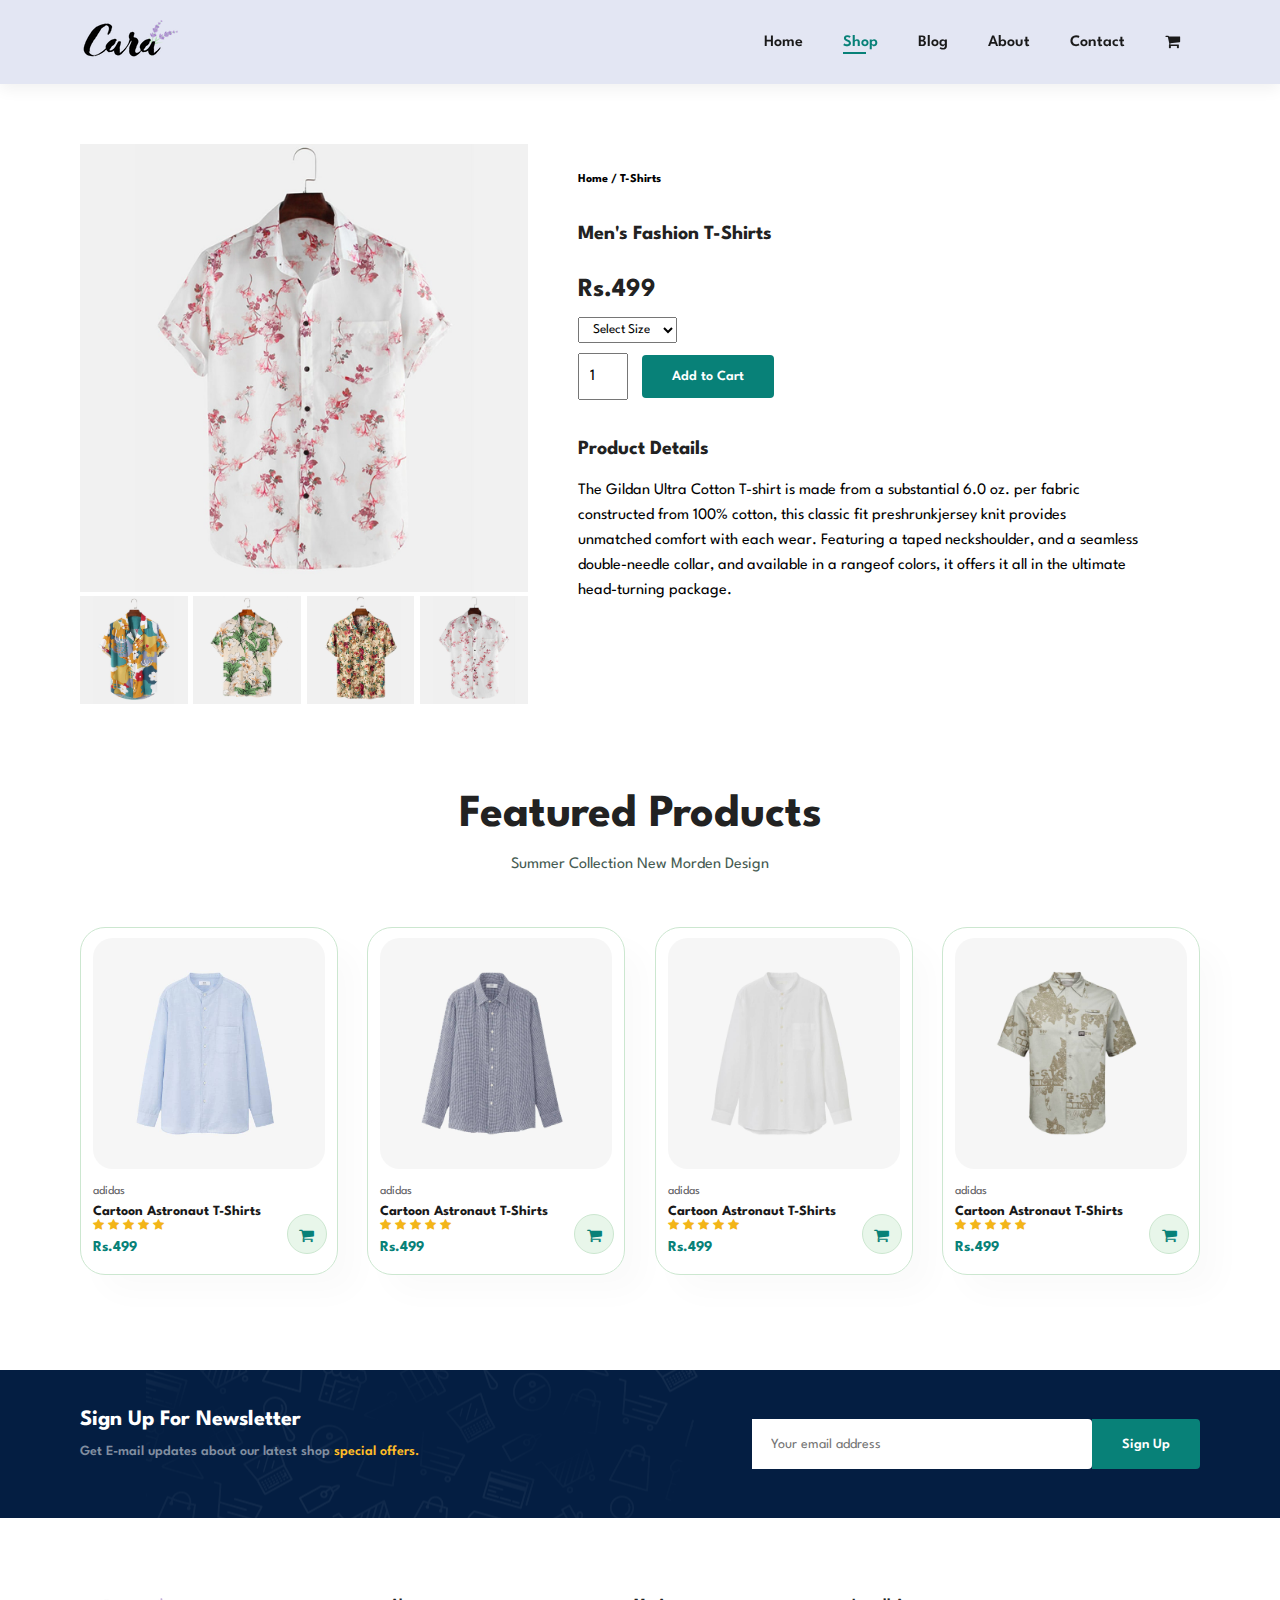
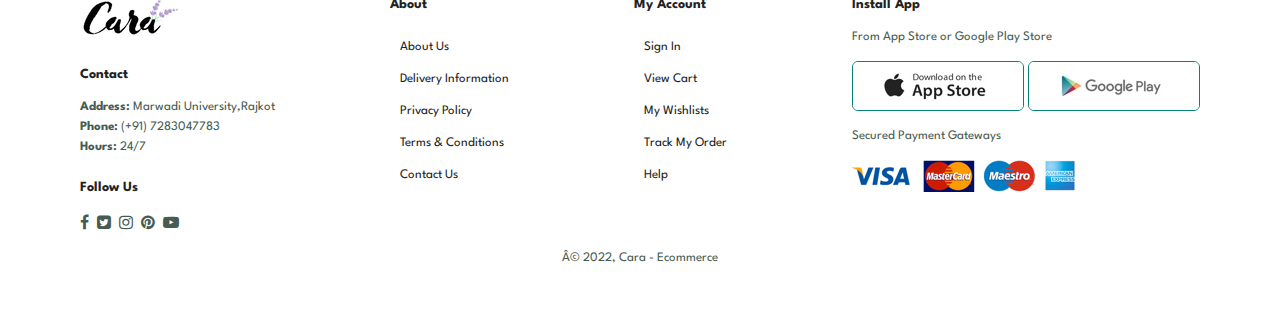
<file: sproduct3.html>
<!DOCTYPE html>
<html lang ="en">

<head>
    <meta charset="UTF=8">
    <meta http-equiv="X-UA-Compatible" content="IE=edge">
    <meta name="viewpoint" content="width=device-width, initial-scale=1.0">
    <title>Ecommerce website</title>
    <link href="https://cdnjs.cloudflare.com/ajax/libs/font-awesome/4.7.0/css/font-awesome.min.css" rel="stylesheet">
    <link rel="stylesheet" href="./style.css">
</head>

<body>

    <section id="header">
        <a href="#"><img src="img/logo.png" class="logo" alt=""></a>

        <div>
            <ul id="navbar">
                <li><a href="index.html">Home</a></li>
                <li><a class="active" href="shop.html">Shop</a></li>
                <li><a href="blog.html">Blog</a></li>
                <li><a href="about.html">About</a></li>
                <li><a href="contact.html">Contact</a></li>
                <li><a href="cart.html"><i class="fa fa-shopping-cart"></i></a></li>
            </ul>
        </div>
    </section>

    <section id="prodetails" class="section-p1">
        <div class="single-pro-image">
            <img src="img/products/f4.jpg" width="100%" id="MainImg" alt="">

            <div class="small-img-group">
                <div class="small-img-col">
                    <img src="img/products/f1.jpg" width="100%" class="small-img" alt="">
                </div>
                <div class="small-img-col">
                    <img src="img/products/f2.jpg" width="100%" class="small-img" alt="">
                </div>
                <div class="small-img-col">
                    <img src="img/products/f3.jpg" width="100%" class="small-img" alt="">
                </div>
                <div class="small-img-col">
                    <img src="img/products/f4.jpg" width="100%" class="small-img" alt="">
                </div>
            </div>
        </div>

        <div class="single-pro-details">
            <h6>Home / T-Shirts</h6>
            <h4>Men's Fashion T-Shirts</h4>
            <h2>Rs.499</h2>
            <select>
                <option>Select Size</option>
                <option>XL</option>
                <option>XXl</option>
                <option>S</option>
                <option>M</option>
                <option>L</option>
            </select>
            <input type="number" value="1">
            <button class="normal">Add to Cart</button>
            <h4>Product Details</h4>
            <span>The Gildan Ultra Cotton T-shirt is made from a substantial 6.0 oz. per fabric constructed from 100% cotton, this classic fit preshrunkjersey knit provides unmatched comfort with each wear. Featuring a taped neckshoulder, and a seamless double-needle collar, and available in a rangeof colors, it offers it all in the ultimate head-turning package.</span>
        </div>
    </section>

    <section id="product1" class="section-p1">
        <h2>Featured Products</h2>
        <p>Summer Collection New Morden Design</p>
        <div class="pro-container"> 
            <div class="pro">
                <img src="img/products/n1.jpg" alt="">
                <div class="des">
                    <span>adidas</span>
                    <h5>Cartoon Astronaut T-Shirts</h5>
                    <div class="star">
                        <i class="fa fa-star checked"></i>
                        <i class="fa fa-star checked"></i>
                        <i class="fa fa-star checked"></i>
                        <i class="fa fa-star checked"></i>
                        <i class="fa fa-star checked"></i>
                    </div>
                    <h4>Rs.499</h4>
                </div>
                <a href="#"><i class="fa fa-shopping-cart cart"></i></a>
            </div>
            <div class="pro">
                <img src="img/products/n2.jpg" alt="">
                <div class="des">
                    <span>adidas</span>
                    <h5>Cartoon Astronaut T-Shirts</h5>
                    <div class="star">
                        <i class="fa fa-star checked"></i>
                        <i class="fa fa-star checked"></i>
                        <i class="fa fa-star checked"></i>
                        <i class="fa fa-star checked"></i>
                        <i class="fa fa-star checked"></i>
                    </div>
                    <h4>Rs.499</h4>
                </div>
                <a href="#"><i class="fa fa-shopping-cart cart"></i></a>
            </div>
            <div class="pro">
                <img src="img/products/n3.jpg" alt="">
                <div class="des">
                    <span>adidas</span>
                    <h5>Cartoon Astronaut T-Shirts</h5>
                    <div class="star">
                        <i class="fa fa-star checked"></i>
                        <i class="fa fa-star checked"></i>
                        <i class="fa fa-star checked"></i>
                        <i class="fa fa-star checked"></i>
                        <i class="fa fa-star checked"></i>
                    </div>
                    <h4>Rs.499</h4>
                </div>
                <a href="#"><i class="fa fa-shopping-cart cart"></i></a>
            </div>
            <div class="pro">
                <img src="img/products/n4.jpg" alt="">
                <div class="des">
                    <span>adidas</span>
                    <h5>Cartoon Astronaut T-Shirts</h5>
                    <div class="star">
                        <i class="fa fa-star checked"></i>
                        <i class="fa fa-star checked"></i>
                        <i class="fa fa-star checked"></i>
                        <i class="fa fa-star checked"></i>
                        <i class="fa fa-star checked"></i>
                    </div>
                    <h4>Rs.499</h4>
                </div>
                <a href="#"><i class="fa fa-shopping-cart cart"></i></a>
            </div>
        </div>
    </section>

    <section id="newsletter" class="section-p1 section-m1">
        <div class="newstext">
            <h4>Sign Up For Newsletter</h4>
            <p>Get E-mail updates about our latest shop <span>special offers.</span></p>
        </div>
        <div class="form">
            <input type="text" placeholder="Your email address">
            <button class="normal">Sign Up</button>
        </div>
    </section>

    <footer class="section-p1">
        <div class="col">
            <img class="logo" src="img/logo.png" alt="">
            <h4>Contact</h4>
            <p><strong>Address: </strong> Marwadi University,Rajkot</p>
            <p><strong>Phone: </strong> (+91) 7283047783</p>
            <p><strong>Hours:</strong> 24/7</p>
            <div class="follow">
                <h4>Follow Us</h4>
                <div class="icon">
                    <i class="fa fa-facebook-f"></i>
                    <i class="fa fa-twitter-square"></i>
                    <i class="fa fa-instagram"></i>
                    <i class="fa fa-pinterest"></i>
                    <i class="fa fa-youtube-play"></i>
                </div>
            </div>
        </div>

        <div class="col">
            <h4>About</h4>
            <a href="#">About Us</a>
            <a href="#">Delivery Information</a>
            <a href="#">Privacy Policy</a>
            <a href="#">Terms & Conditions</a>
            <a href="#">Contact Us</a>
        </div>

        <div class="col">
            <h4>My Account</h4>
            <a href="#">Sign In</a>
            <a href="#">View Cart</a>
            <a href="#">My Wishlists</a>
            <a href="#">Track My Order</a>
            <a href="#">Help</a>
        </div>

        <div class="col install">
            <h4>Install App</h4>
            <p>From App Store or Google Play Store</p>
            <div class="row">
                <img src="img/pay/app.jpg" alt="">
                <img src="img/pay/play.jpg" alt="">
            </div>
            <p>Secured Payment Gateways</p>
            <img src="img/pay/pay.png" alt="">
        </div>

        <div class="copyright">
            <p>© 2022, Cara - Ecommerce</p>
        </div>
    </footer>

    <script>
        var MainImg = document.getElementById("MainImg");
        var smallimg = document.getElementsByClassName("small-img");

        smallimg[0].onclick= function() {
        MainImg.src = smallimg[0].src;
        }

        smallimg[1].onclick= function() {
        MainImg.src = smallimg[1].src;
        }
        
        smallimg[2].onclick= function() {
        MainImg.src = smallimg[2].src;
        }

        smallimg[3].onclick= function() {
        MainImg.src = smallimg[3].src;
        }
    </script>


    <script src="script.js"></script>
</body>

</html>
</file>
<file: style.css>
@import url('https://fonts.googleapis.com/css2?family=Spartan:wght@100;200;300;400;500;600;700;800;900&display=swap');
*{
    margin: 0;
    padding: 0;
    box-sizing: border-box;
    font-family: 'Spartan', sans-serif;
}

h1{
    font-size: 50px;
    line-height: 64px;
    color: #222;
}

h2{
    font-size: 46px;
    line-height: 54px;
    color: #222;
}

h4{
    font-size: 20px;
    color: #222;
}

h6{
    font-weight: 700;
    font-size: 12px;
}

p{
    font-size: 16px;
    color: #465b52;
    margin: 15px 0 20px 0;
}

.section-p1{
    padding: 40px 80px;
}

.section-m1{
    margin: 40px 0;
}

button.normal {
    font-size: 14px;
    font-weight: 600;
    padding: 15px 30px;
    color: #000;
    background-color: #fff;
    border-radius: 4px;
    cursor: pointer;
    border: none;
    outline: none;
    transition: 0.2s;
}

button.white {
    font-size: 13px;
    font-weight: 600;
    padding: 11px 18px;
    color: #fff;
    background-color: transparent;
    cursor: pointer;
    border: 1px solid #fff;
    outline: none;
    transition: 0.2s;
}

body{
    width: 100%;
}


/*Header*/

#header {
    display: flex;
    align-items: center;
    justify-content: space-between;
    padding: 20px 80px;
    background: #E3E6F3;
    box-shadow: 0 5px 15px rgba(0, 0, 0, 0.06);
    z-index: 999;
    position: sticky;
    top: 0;
    left: 0;
}

#navbar {
    display: flex;
    align-items: center;
    justify-content: center;
}

#navbar li {
    list-style: none;
    padding: 0 20px;
    position: relative;
}

#navbar li a {
    text-decoration: none;
    font-size: 16px;
    font-weight: 600;
    color: #1a1a1a;
    transition: 0.3s ease;
}

#navbar li a:hover,
#navbar li a.active {
    color: #088178;
}

#navbar li a.active::after,
#navbar li a:hover::after {
    content: "";
    width: 30%;
    height: 2px;
    background: #088178;
    position: absolute;
    bottom: -4px;
    left: 20px;
}


/*Home*/

#hero{
    background-image: url("img/hero4.png");
    height: 90vh;
    width: 100%;
    background-size: cover;
    background-position: top 25% right 0;
    padding: 0 80px;
    display: flex;
    flex-direction: column;
    align-items: flex-start;
    justify-content: center;
}

#hero h4 {
    padding-bottom: 15px;
}

#hero h1 {
    color: #088178;
}

#hero button {
    background-image: url("img/button.png");
    background-color: transparent;
    color:#088178;
    border: 0;
    padding: 14px 80px 14px 65px;
    background-repeat: no-repeat;
    cursor: pointer;
    font-weight: 700;
    font-size: 15px;
}

#feature {
    display: flex;
    align-items: center;
    justify-content: space-between;
    flex-wrap: wrap;
}

#feature .fe-box {
    width: 180px;
    text-align: center;
    padding: 25px 15px;
    box-shadow: 20px 20px 34px rgba(0, 0, 0, 0.03);
    border: 1px solid #cce7d0;
    border-radius: 4px;
    margin: 15px 0;
}

#feature .fe-box:hover {
    box-shadow: 10px 10px 54px rgba(70, 62, 221, 0.1);
}

#feature .fe-box img {
    width: 100%;
    margin-bottom: 10px;
}

#feature .fe-box h6 {
    display: inline-block;
    padding: 9px 8px 6px 8px;
    line-height: 1;
    border-radius: 4px;
    color: #088178;
    background-color: #fddde4;
}

#feature .fe-box:nth-child(2) h6{
    background-color: #cdebbc;
}

#feature .fe-box:nth-child(3) h6{
    background-color: #d1e8f2;
}

#feature .fe-box:nth-child(4) h6{
    background-color: #cdd4f8;
}

#feature .fe-box:nth-child(5) h6{
    background-color: #f6dbf6;
}

#feature .fe-box:nth-child(6) h6{
    background-color: #fff2e5;
}

#product1 {
    text-align: center;
}

#product1 .pro-container{
    display: flex;
    justify-content: space-between;
    padding-top: 20px;
    flex-wrap: wrap;
}

#product1 .pro {
    width: 23%;
    min-width: 250px;
    padding: 10px 12px;
    border: 1px solid #cce7d0;
    border-radius: 25px;
    cursor: pointer;
    box-shadow: 20px 20px 30px rgba(0, 0, 0, 0.02);
    margin: 15px 0;
    transition: 0.2s ease;
    position: relative;
}

#product1 .pro:hover{
    box-shadow: 20px 20px 30px rgba(0, 0, 0, 0.06);
}

#product1 .pro img {
    width: 100%;
    border-radius: 20px;
}

#product1 .pro .des{
    text-align: start;
    padding: 10px 0;
}

#product1 .pro .des span{
    color: #606063;
    font-size: 12px;
}

#product1 .pro .des h5{
    padding-top: 7px;
    color: #1a1a1a;
    font-size: 14px;
}

#product1 .pro .des i{
    font-size: 12px;
    color: rgb(243, 181, 25);
}

#product1 .pro .des h4{
    padding-top: 7px;
    font-size: 15px;
    font-weight: 700;
    color: #088178;
}

#product1 .pro .cart{
    width: 40px;
    height: 40px;
    line-height: 40px;
    border-radius: 50px;
    background-color: #e8f6ea;
    font-weight: 500;
    color: #088178;
    border: 1px solid #cce7d0;
    position: absolute;
    bottom: 20px;
    right: 10px;
}

#banner {
    display: flex;
    flex-direction: column;
    justify-content: center;
    align-items: center;
    text-align: center;
    background-image: url("img/banner/b2.jpg");
    width: 100%;
    height: 40vh;
    background-size: cover;
    background-position: center;
}

#banner h4 {
    color: #fff;
    font-size: 16px;
}

#banner h2 {
    color: #fff;
    font-size: 30px;
    padding: 10px 0;
}

#banner h2 span {
    color: #ef3636;
}

#banner button:hover {
    background: #088178;
    color: #fff;
}

#sm-banner {
    display: flex;
    justify-content: space-between;
    flex-wrap: wrap;
}

#sm-banner .banner-box {
    display: flex;
    flex-direction: column;
    justify-content: center;
    align-items: flex-start;
    text-align: center;
    background-image: url("img/banner/b17.jpg");
    min-width: 660px;
    height: 50vh;
    background-size: cover;
    background-position: center;
    padding: 30px;
}

#sm-banner .banner-box2 {
    background-image: url("img/banner/b10.jpg");
}

#sm-banner h4 {
    color: #fff;
    font-size: 20px;
    font-weight: 300;
}

#sm-banner h2 {
    color: #fff;
    font-size: 28px;
    font-weight: 800;
}

#sm-banner span {
    color: #fff;
    font-size: 14px;
    font-weight: 500;
    padding-bottom: 15px;
}

#sm-banner .banner-box:hover button {
    background: #088178;
    border: 1px solid #088178;
}

#banner3 {
    display: flex;
    justify-content: space-between;
    flex-wrap: wrap;
    padding: 0 80px;
}

#banner3 .banner-box {
    display: flex;
    flex-direction: column;
    justify-content: center;
    align-items: flex-start;
    background-image: url("img/banner/b7.jpg");
    min-width: 30%;
    height: 30vh;
    background-size: cover;
    background-position: center;
    padding: 20px;
    margin-bottom: 20px;
}

#banner3 .banner-box2 {
    background-image: url("img/banner/b4.jpg");
}

#banner3 .banner-box3 {
    background-image: url("img/banner/b18.jpg");
}

#banner3 h2 {
    color: #fff;
    font-weight: 900;
    font-size: 22px;
}

#banner3 h3 {
    color: #ec544e;
    font-weight: 800;
    font-size: 15px;
}

#newsletter {
    display: flex;
    justify-content: space-between;
    flex-wrap: wrap;
    align-items: center;
    background-image: url("img/banner/b14.png");
    background-repeat: no-repeat;
    background-position: 20% 30%;
    background-color: #041e42;
}

#newsletter h4 {
    font-size: 22px;
    font-weight: 700;
    color: #fff;
}

#newsletter p {
    font-size: 14px;
    font-weight: 600;
    color: #818ea0;
}

#newsletter p span {
    color: #ffbd27;
}

#newsletter .form {
    display: flex;
    width: 40%;
}

#newsletter input {
    height: 3.125rem;
    padding: 0 1.25em;
    font-size: 14px;
    width: 100%;
    border: 1px solid transparent;
    border-radius: 4px;
    outline: none;
    border-top-left-radius: 0;
    border-bottom-left-radius: 0;
}

#newsletter button {
    background-color: #088178;
    color: #fff;
    white-space: nowrap;
    border-top-left-radius: 0;
    border-bottom-left-radius: 0;
}

footer {
    display: flex;
    flex-wrap: wrap;
    justify-content: space-between;
}

footer .col {
    display: flex;
    flex-direction: column;
    align-items: flex-start;
    margin-bottom: 20px;
}

footer .logo {
    margin-bottom: 30px;
}

footer h4 {
    font-size: 14px;
    padding-bottom: 20px;
}

footer p {
    font-size: 13px;
    margin: 0 0 8px 0;
}

footer a {
    font-size: 13px;
    text-decoration: none;
    color: #222;
    margin: 10px;
}

footer .follow {
    margin-top: 20px;
}

footer .follow i {
    color: #465b52;
    padding-right: 4px;
    cursor: pointer;
}

footer .install .row img {
    border: 1px solid #088178;
    border-radius: 6px;
}

footer .install img {
    margin: 10px 0 15px 0;
}

footer .follow i:hover,
footer a:hover {
    color: #088178;
}

footer .copyright {
    width: 100%;
    text-align: center;
}

/* Shop Page */

#page-header {
    background-image: url("img/banner/b1.jpg");
    width: 100%;
    height: 40vh;
    background-size: cover;
    display: flex;
    justify-content: center;
    text-align: center;
    flex-direction: column;
    padding: 14px;
}

#page-header h2,
#page-header p {
    color: #fff;
}

#pagination {
    text-align: center;
}

#pagination a {
    text-decoration: none;
    background-color: #088178;
    padding: 15px 20px;
    border-radius: 4px;
    color: #fff;
    font-weight: 600;
}

#pagination a i {
    font-size: 16px;
    font-weight: 600;
}

/* Single Product */

#prodetails {
    display: flex;
    margin-top: 20px;
}

#prodetails .single-pro-image {
    width: 40%;
    margin-right: 50px;
}

.small-img-group {
    display: flex;
    justify-content: space-between;
}

.small-img-col {
    flex-basis: 24%;
    cursor: pointer;
}

#prodetails .single-pro-details {
    width: 50%;
    padding-top: 30px;
}

#prodetails .single-pro-details h4 {
    padding: 40px 0 20px 0;
}

#prodetails .single-pro-details h2 {
    font-size: 26px;
}

#prodetails .single-pro-details select {
    display: block;
    padding: 5px 10px;
    margin-bottom: 10px;
}

#prodetails .single-pro-details input {
    width: 50px;
    height: 47px;
    padding-left: 10px;
    font-size: 16px;
    margin-right: 10px;
}

#prodetails .single-pro-details input:focus {
    outline: none;
}

#prodetails .single-pro-details button {
    background: #088178;
    color: #fff;
}

#prodetails .single-pro-details span {
    line-height: 25px;
}

/* Blog */

#page-header.blog-header {
    background-image: url("img/banner/b19.jpg");
}

#blog {
    padding: 150px 150px 0 150px;
}

#blog .blog-box {
    display: flex;
    align-items: center;
    width: 100%;
    position: relative;
    padding-bottom: 90px;
}

#blog .blog-img {
    width: 50%;
    margin-right: 40px;
}

#blog img {
    width: 100%;
    height: 300px;
    object-fit: cover;
}

#blog .blog-details {
    width: 50%;
}

#blog .blog-details a {
    text-decoration: none;
    font-size: 11px;
    color: #000;
    font-weight: 700;
    position: relative;
    transition: 0.03s;
}

#blog .blog-details a::after {
    content: "";
    width: 50px;
    height: 1px;
    background-color: #000;
    position: absolute;
    top: 4px;
    right: -60px;
}

#blog .blog-details a:hover {
    color: #088178;
}

#blog .blog-details a:hover::after {
    background-color: #088178;
}

#blog .blog-box h1{
    position: absolute;
    top: -40px;
    left: 0;
    font-size: 70px;
    font-weight: 700;
    color: #c9cbce;
    z-index: -9;
}

/* about*/

#page-header.about-header {
    background-image: url("img/about/banner.png");
}

#about-head {
    display: flex;
    align-items: center;
}

#about-head img {
    width: 50%;
    height: auto;
}

#about-head div {
    padding-left: 40px;
}

#about-app {
    text-align: center;
}

#about-app .video {
    width: 70%;
    height: 100%;
    margin: 30px auto 0 auto;
}

#about-app .video video {
    width: 100%;
    height: 100%;
    border-radius: 20px;
}

/* contact */

#contact-details {
    display: flex;
    align-items: center;
    justify-content: space-between;
}
    
#contact-details .details {
    width: 40%;
}

#contact-details .details span,
#form-details form span {
    font-size: 12px;
}

#contact-details .details h2,
#form-details form h2 {
    font-size: 26px;
    line-height: 35px;
    padding: 20px 0;
}

#contact-details .details h3 {
    font-size: 16px;
    padding-bottom: 15px;
}

#contact-details .details li {
    list-style: none;
    display: flex;
    padding: 10px 0;
}

#contact-details .details li i {
    font-size: 14px;
    padding-right: 22px;
}
    
#contact-details .details li p {
    margin: 0;
    font-size: 14px;
}

#contact-details .map {
    width: 55%;
    height: 400px;
}

#contact-details .map iframe {
    width: 100%;
    height: 100%;
}

#form-details {
    display: flex;
    justify-content: space-between;
    margin: 30px;
    padding: 80px;
    border: 1px solid #e1e1e1;
}

#form-details form {
    width: 65%;
    display: flex;
    flex-direction: column;
    align-items: flex-start;
}

#form-details form input,
#form-details form textarea {
    width: 100%;
    padding: 12px 15px;
    outline: none;
    margin-bottom: 20px;
    border: 1px solid #e1e1e1;
}

#form-details form button {
    background-color: #088178;
    color:#fff;
}

#form-details .people div {
    padding-bottom: 25px;
    display: flex;
    align-items: flex-start;
}

#form-details .people div img {
    width: 65px;
    height: 65px;
    object-fit: cover;
    margin-right: 15px;
}

#form-details .people div p {
    margin: 0;
    font-size: 13px;
    line-height: 25px;
}

#form-details .people div p span {
    display: block;
    font-size: 16px;
    font-weight: 600;
    color: #000;
} 

/* Cart */

#cart table {
    width: 100%;
    border-collapse: collapse;
    table-layout: fixed;
    white-space: nowrap;
}

#cart table img {
    width: 70px;
}

#cart table td:nth-child(1) {
    width: 100px;
    text-align: center;
}

#cart table td:nth-child(2) {
    width: 150px;
    text-align: center;
}

#cart table td:nth-child(3) {
    width: 250px;
    text-align: center;
}

#cart table td:nth-child(4),
#cart table td:nth-child(5),
#cart table td:nth-child(6) {
    width: 150px;
    text-align: center;
}

#cart table td:nth-child(5) input {
    width: 70px;
    padding: 10px 5px 10px 15px;
}

#cart table thead {
    border: 1px solid #e2e9e1;
    border-left: none;
    border-right: none;
}

#cart table thead td {
    font-weight: 700;
    text-transform: uppercase;
    font-size: 13px;
    padding: 18px 0;
}

#cart table tbody tr td {
    padding-top: 15px;
}

#cart table tbody td {
    font-size: 13px;
}

#cart-add {
    display: flex;
    flex-wrap: wrap;
    justify-content: space-between;
}

#coupon {
    width: 50%;
    margin-bottom: 30px;
}

#coupon h3,
#subtotal h3 {
    padding-bottom: 15px;
}

#coupon input {
    padding: 10px 20px;
    outline: none;
    width: 60%;
    margin-right: 10px;
    border: 1px solid #e2e9e1;
}

#coupon button,
#subtota button {
    background-color: #088178;
    color: #fff;
    padding: 12px 20px;
}

#subtotal {
    width: 50%;
    margin-bottom: 30px;
    border: 1px solid #e2e9e1;
    padding: 30px;
}

#subtotal table {
    border-collapse: collapse;
    width: 100%;
    margin-bottom: 20px;
}

#subtotal table td {
        width: 50%;
        border: 1px solid #e2e9e1;
        padding: 10px;
        font-size: 13px;
}




/* Start Media Query */
@media (max-width:799px){
    .section-p1{
      padding: 40px 40px;
    }
    #navbar{
      display: flex;
      flex-direction: column;
      align-items: flex-start;
      justify-content: flex-start;
      position: fixed;
      top: 0;
      right: -300px;
      height: 100vh;
      width: 300px;
      background-color: #E3E6F3;
      box-shadow: 0 40px 60px rgba(0, 0, 0, 0.1);
      padding: 80px 0 0 10px;
      transition: 0.3s;
  
    }
    #navbar.active{
      right: 0px;
  }
    #navbar li {
      margin-bottom: 25px;
    }
    .mobile{
      display: flex;
      align-items: center;
    }
    .mobile i {
      color: #1a1a1a;
      font-size: 24px;
      padding-left: 20px;
    }
    #close{
      display: initial;
      position: absolute;
      top: 30px;
      left: 30px;
      color: #222;
      font-size: 24px;
    }
    #lg-bag{
      display: none;
    }
    .hero{
      height: 70vh;
      background-position: top 30% right 30%;
      padding: 0 80px;
    }
    .feature{
      justify-content: center;
    }
    .feature .fe-box{
      margin: 15px 15px;
    }
    .product1 .pro-container{
      justify-content: center;
    }
    .product1 .pro {
      margin: 15px;
    }
    .banner{
      height: 20vh;
    }
    .sm-banner .banner-box{
      min-width: 100%;
      height: 30vh;
    }
    .banner3{
      padding: 0 40px;
    }
    .banner3 .banner-box{
      width: 28%;
    }
    .newsletter .form{
      width: 70%;
    }
    /* contact page */
     .form-details{
      padding: 40px;
     }
     .form-details .form{
      width: 50%;
     }
  
  }
  
  @media (max-width: 477px){
    .section-p1{
      padding: 20px;
    }
    .header{
      padding: 10px 30px;
    }
    h1{
      font-size: 38px;
    }
    h2{
      font-size: 32px;
    }
    .hero{
      padding: 0 20px;
      background-position: 55%;
    }
    .feature {
      justify-content: space-between;
    }
    .feature .fe-box{
      width: 155px;
      margin: 0 0 15px 0;
    }
    .product1 .pro{
      width: 100%;
    }
    .banner{
      height: 40vh;
    }
    .sm-banner .banner-box{
      height: 40vh;
    }
    .sm-banner .banner-box2{
      margin-top: 20px;
    }
    .banner3{
      padding: 0 20px;
    }
    .banner3 .banner-box{
      width: 100%;
    }
    .newsletter{
      padding: 40px 20px;
    }
    .newsletter .form{
      width: 100%;
    }
    footer .copyright{
      text-align: start;
    }
    /* Contact Page */
  
    .contact-details{
      flex-direction: column;
    }
    .contact-details .details{
      width: 100%;
      margin-bottom: 30px;
    }
    .contact-details .map {
      width: 100%;
    }
    .form-details{
      margin: 10px;
      padding: 30px 10px;
      flex-wrap: wrap;
  
    }
    .form-details form{
      width: 100%;
      margin-bottom: 30px;
    }
    /* Bloge Page */
    .blog{
      padding: 100px 20px 0 20px;
    }
    .blog .blog-box{
      display: flex;
      flex-direction: column;
      align-items: flex-start;
    }
    .blog .blog-img{
      width: 50%;
      margin-right: 40px;
      margin-bottom: 30px;
    }
    .blog.blog-details{
      width: 100%;
    }
    /* Cart Page */
    .cart-add{
      flex-direction: column;
    }
    .coupon{
      width: 100%;
    }
    .subtotal{
      width: 100%;
      padding: 20px;
    }
    /* Single Product */
    .prodetails {
      display: flex;
      flex-direction: column;
    }
    .prodetails .single-pro-image{
      width: 100%;
      margin-right: 0px;
    }
    .prodetails .single-pro-details{
      width: 100%;
    }
    /*About Page */
    .about-head{
      flex-direction: column;
    }
    .about-head img{
      width: 100%;
      margin-bottom: 20px;
    }
    .about-head div {
      padding-left: 0;
    }
    .about-app .video{
      width: 100%;
    }
  }
</file>
